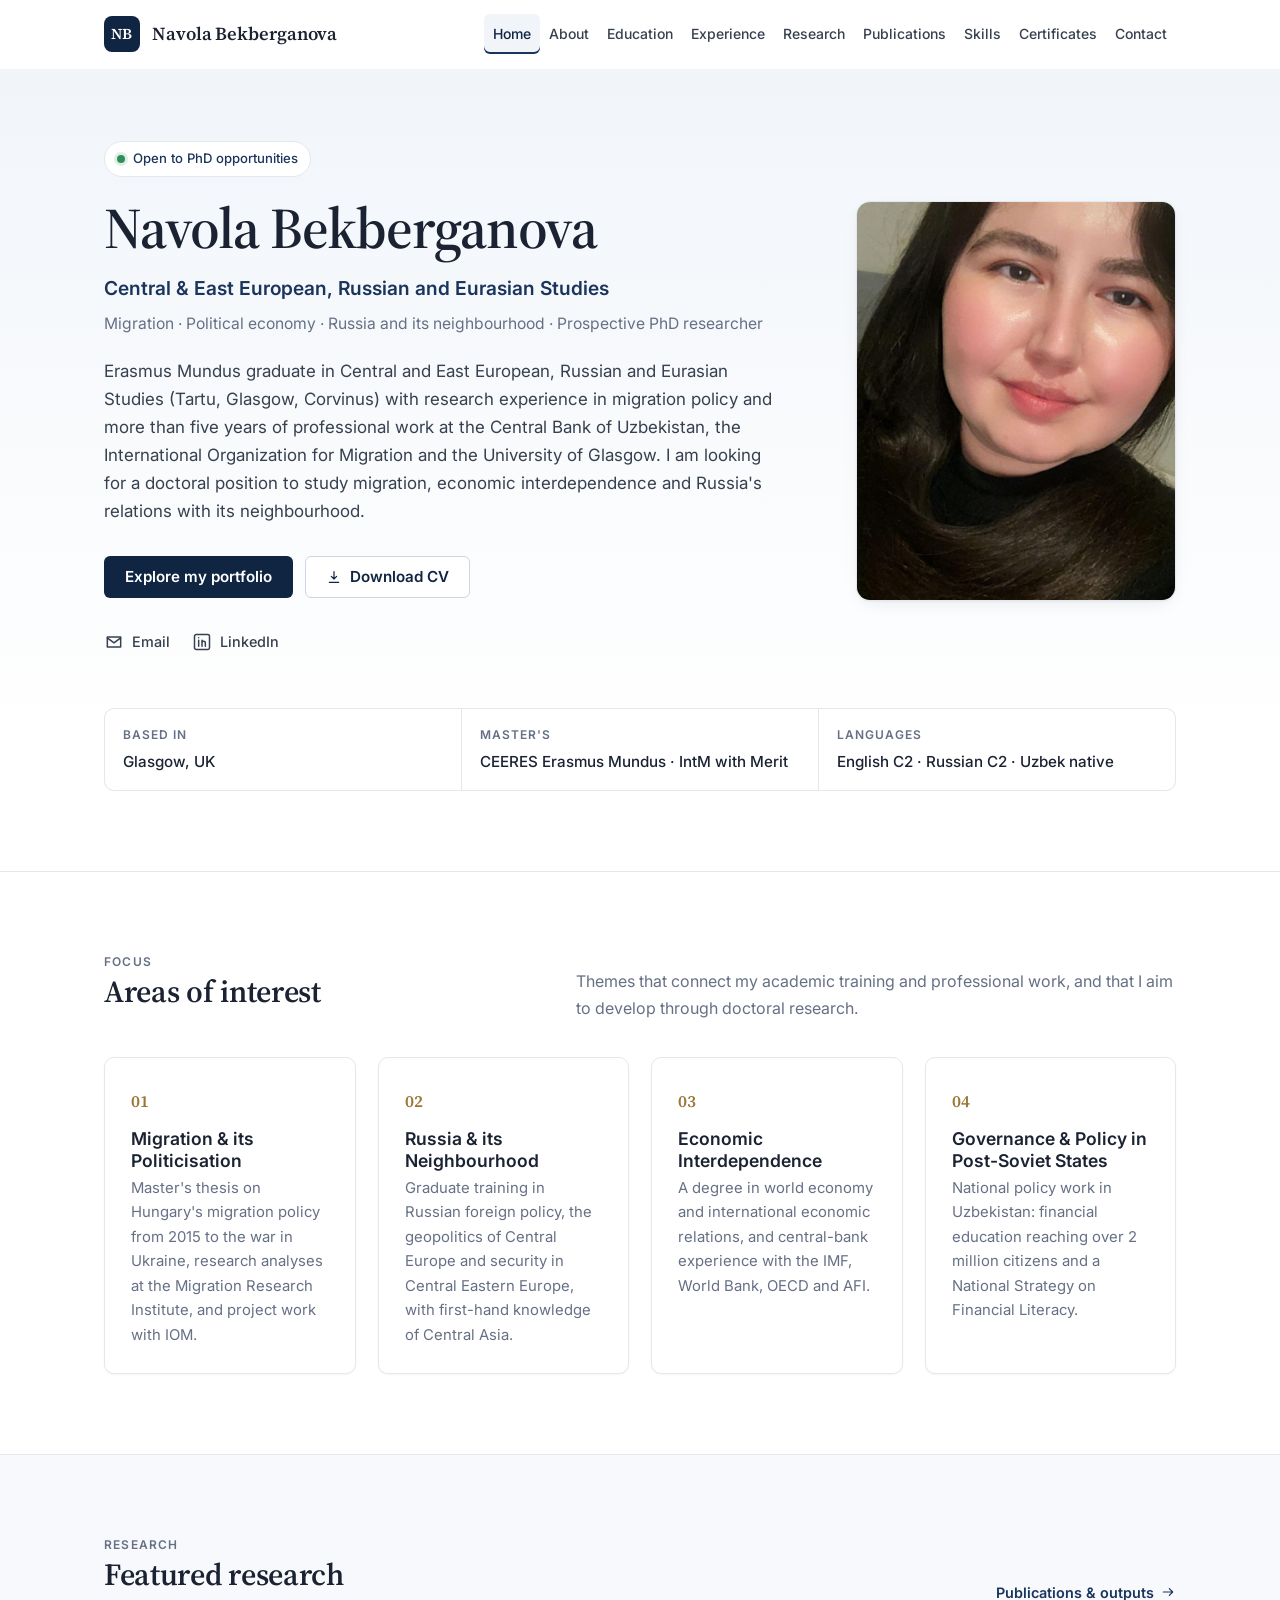
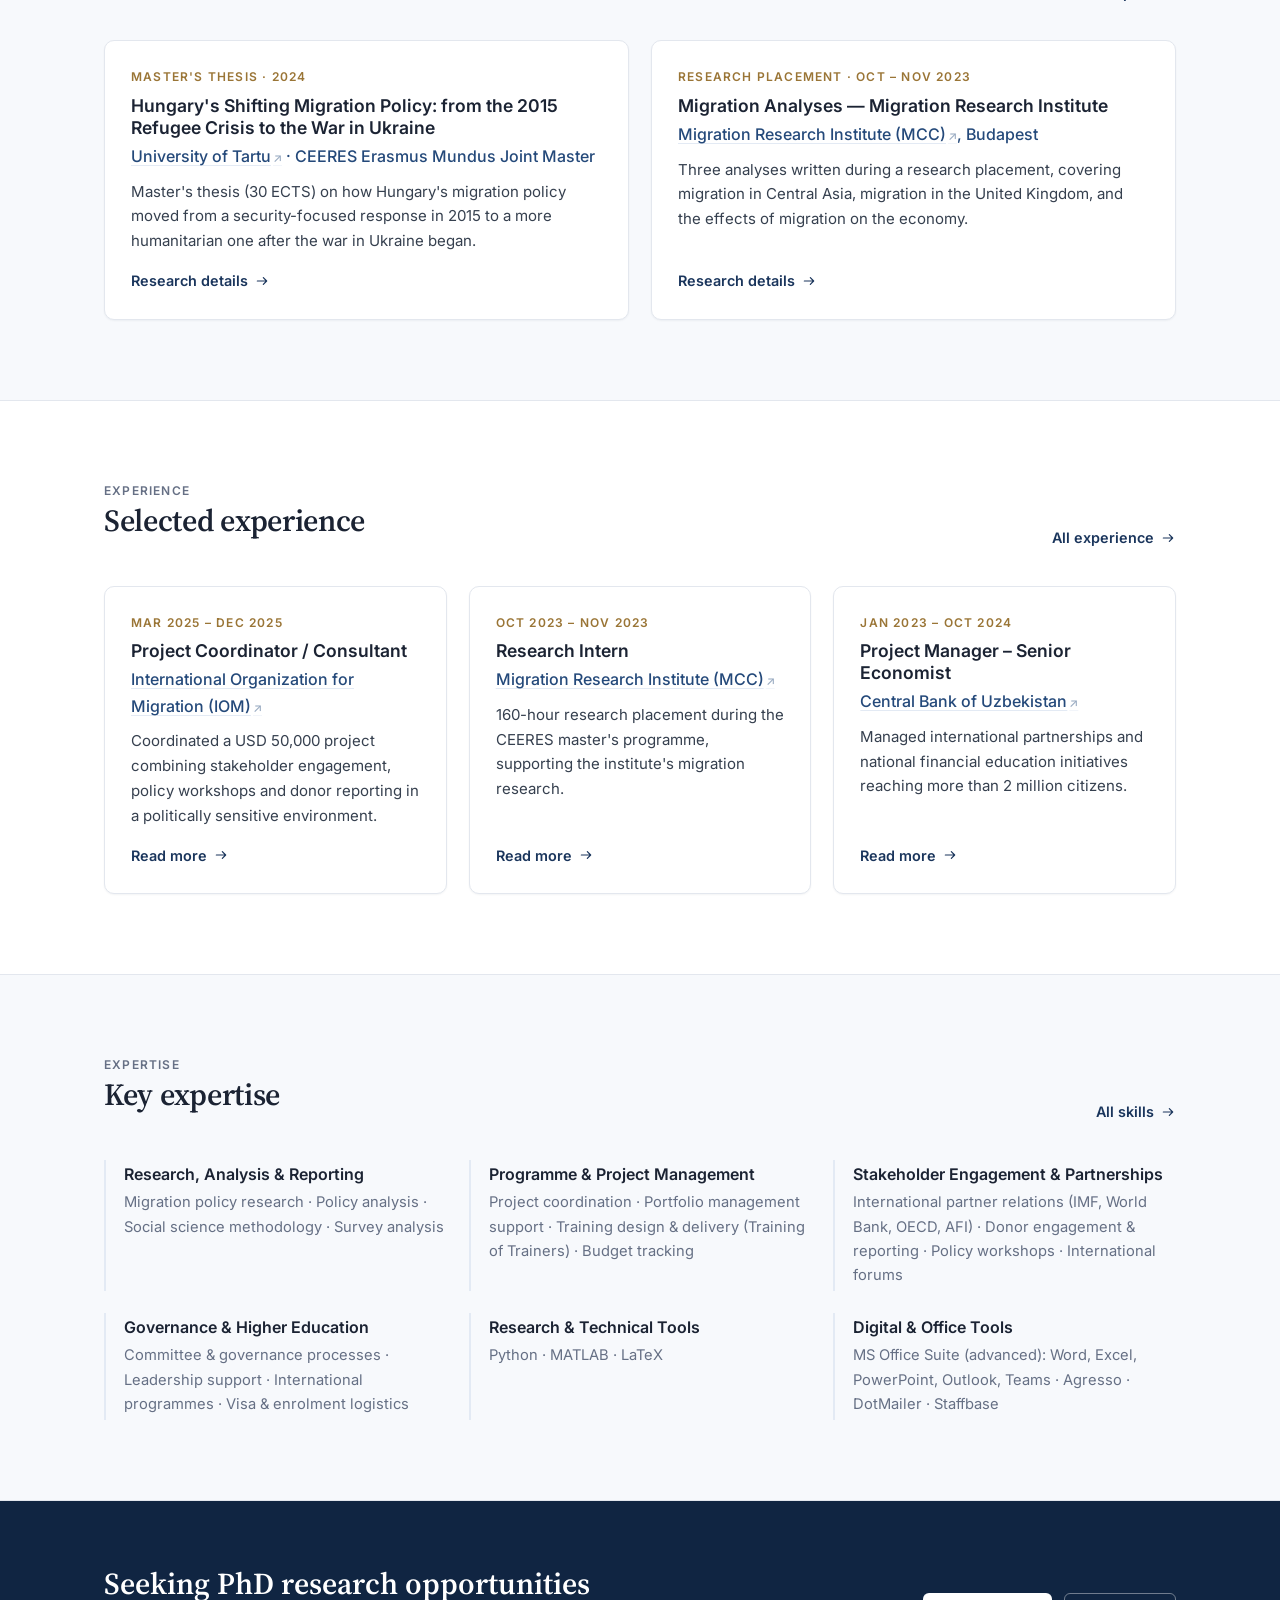
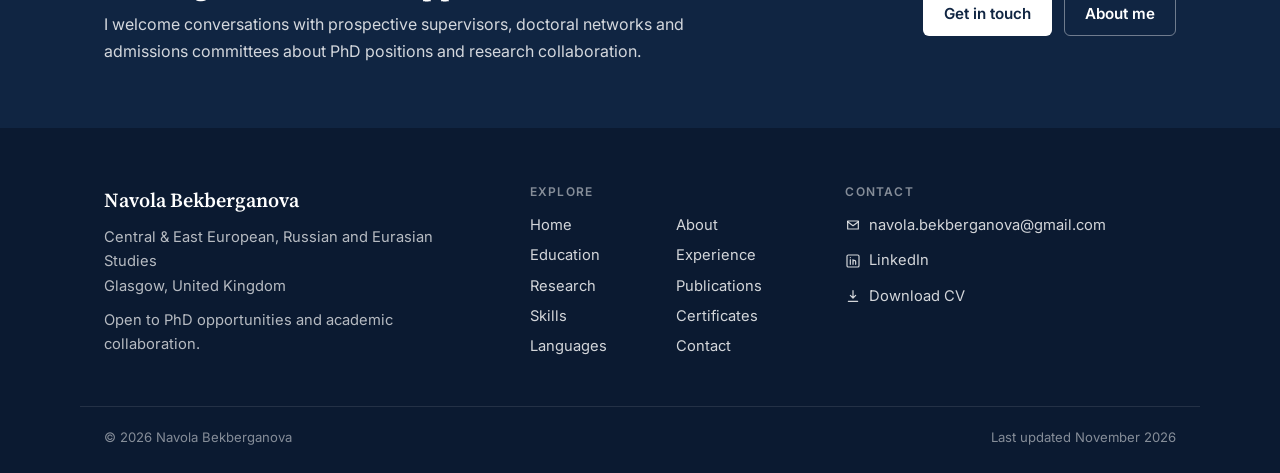
<file: index.html>
<!doctype html>
<html lang="en">
<head>
  <meta charset="utf-8">
  <meta name="viewport" content="width=device-width, initial-scale=1">
  <title>Navola Bekberganova — Academic & Professional Portfolio</title>
  <meta name="description" content="Navola Bekberganova: Erasmus Mundus graduate in Central and East European, Russian and Eurasian Studies with research experience in migration policy and professional experience at the Central Bank of Uzbekistan, IOM and the University of Glasgow. Seeking a PhD position.">
  <meta name="author" content="Navola Bekberganova">
  <meta property="og:type" content="website">
  <meta property="og:title" content="Navola Bekberganova — Academic & Professional Portfolio">
  <meta property="og:description" content="Research on migration, political economy and Russia and its neighbourhood. CEERES Erasmus Mundus graduate seeking a PhD position.">
  <!-- After deploying, add an absolute image URL: <meta property="og:image" content="https://your-domain/assets/images/og-image.jpg"> -->
  <meta name="twitter:card" content="summary">
  <meta name="theme-color" content="#102542">
  <link rel="icon" href="assets/icons/favicon.svg" type="image/svg+xml">
  <link rel="apple-touch-icon" href="assets/icons/apple-touch-icon.png">
  <link rel="preconnect" href="https://fonts.googleapis.com">
  <link rel="preconnect" href="https://fonts.gstatic.com" crossorigin>
  <link rel="stylesheet" href="https://fonts.googleapis.com/css2?family=Inter:wght@400;500;600&family=Source+Serif+4:opsz,wght@8..60,500;8..60,600&display=swap">
  <link rel="stylesheet" href="assets/css/style.css">
  <link rel="stylesheet" href="assets/css/responsive.css">
  <script src="assets/js/data.js" defer></script>
  <script src="assets/js/main.js" defer></script>
</head>
<body data-page="home">
  <a class="skip-link" href="#main">Skip to main content</a>
  <header class="site-header" id="site-header">
    <noscript><nav class="noscript-nav" aria-label="Primary"><a href="index.html">Home</a><a href="about.html">About</a><a href="education.html">Education</a><a href="experience.html">Experience</a><a href="projects.html">Projects</a><a href="skills.html">Skills</a><a href="certificates.html">Certificates</a><a href="languages.html">Languages</a><a href="publications.html">Publications</a><a href="contact.html">Contact</a></nav></noscript>
  </header>

  <main id="main">
    <section class="hero" aria-labelledby="hero-name">
      <div class="container hero__grid">
        <div>
          <p class="hero__badge">Open to PhD opportunities</p>
          <h1 id="hero-name" data-bind="profile.name">Navola Bekberganova</h1>
          <p class="hero__headline" data-bind="profile.headline">Central &amp; East European, Russian and Eurasian Studies</p>
          <p class="hero__sub" data-bind="profile.subheadline"></p>
          <p class="hero__intro" data-bind="profile.intro"></p>
          <div class="btn-row">
            <a class="btn btn--primary" href="experience.html">Explore my portfolio</a>
            <a class="btn btn--secondary" href="assets/documents/cv/Navola_Bekberganova_CV.pdf" data-href="profile.cv" download>
              <svg class="icon icon--sm" viewBox="0 0 24 24" fill="none" stroke="currentColor" stroke-width="1.8" stroke-linecap="round" stroke-linejoin="round" aria-hidden="true"><path d="M12 4v11m0 0-4-4m4 4 4-4M5 20h14"/></svg>
              Download CV
            </a>
          </div>
          <div class="hero__links" data-render="hero-links"></div>
        </div>
        <div class="hero__portrait">
          <figure class="portrait" style="margin:0">
            <img src="assets/images/profile.jpg" data-src="profile.photo" data-alt="profile.photoAlt" alt="Portrait of Navola Bekberganova" width="400" height="500">
          </figure>
        </div>
      </div>
      <div class="container" style="margin-top:48px" data-render="quick-facts"></div>
    </section>

    <section class="section" aria-labelledby="interests-title">
      <div class="container">
        <div class="section-head">
          <div>
            <p class="eyebrow">Focus</p>
            <h2 class="section-title" id="interests-title">Areas of interest</h2>
          </div>
          <p>Themes that connect my academic training and professional work, and that I aim to develop through doctoral research.</p>
        </div>
        <div data-render="interests"></div>
      </div>
    </section>

    <section class="section section--soft" aria-labelledby="research-title">
      <div class="container">
        <div class="section-head">
          <div>
            <p class="eyebrow">Research</p>
            <h2 class="section-title" id="research-title">Featured research</h2>
          </div>
          <a class="text-link" href="publications.html">Publications &amp; outputs
            <svg class="icon icon--sm" viewBox="0 0 24 24" fill="none" stroke="currentColor" stroke-width="1.8" stroke-linecap="round" stroke-linejoin="round" aria-hidden="true"><path d="M5 12h14m-5-5 5 5-5 5"/></svg>
          </a>
        </div>
        <div data-render="featured-research"></div>
      </div>
    </section>

    <section class="section" aria-labelledby="highlights-title">
      <div class="container">
        <div class="section-head">
          <div>
            <p class="eyebrow">Experience</p>
            <h2 class="section-title" id="highlights-title">Selected experience</h2>
          </div>
          <a class="text-link" href="experience.html">All experience
            <svg class="icon icon--sm" viewBox="0 0 24 24" fill="none" stroke="currentColor" stroke-width="1.8" stroke-linecap="round" stroke-linejoin="round" aria-hidden="true"><path d="M5 12h14m-5-5 5 5-5 5"/></svg>
          </a>
        </div>
        <div data-render="highlights"></div>
      </div>
    </section>

    <section class="section section--soft" aria-labelledby="expertise-title">
      <div class="container">
        <div class="section-head">
          <div>
            <p class="eyebrow">Expertise</p>
            <h2 class="section-title" id="expertise-title">Key expertise</h2>
          </div>
          <a class="text-link" href="skills.html">All skills
            <svg class="icon icon--sm" viewBox="0 0 24 24" fill="none" stroke="currentColor" stroke-width="1.8" stroke-linecap="round" stroke-linejoin="round" aria-hidden="true"><path d="M5 12h14m-5-5 5 5-5 5"/></svg>
          </a>
        </div>
        <div data-render="expertise-summary"></div>
      </div>
    </section>

    <section class="cta-band" aria-labelledby="cta-title">
      <div class="container cta-band__inner">
        <div>
          <h2 id="cta-title">Seeking PhD research opportunities</h2>
          <p>I welcome conversations with prospective supervisors, doctoral networks and admissions committees about PhD positions and research collaboration.</p>
        </div>
        <div class="btn-row">
          <a class="btn btn--light" href="contact.html">Get in touch</a>
          <a class="btn btn--outline-light" href="about.html">About me</a>
        </div>
      </div>
    </section>
  </main>

  <footer class="site-footer" id="site-footer"></footer>
</body>
</html>
</file>
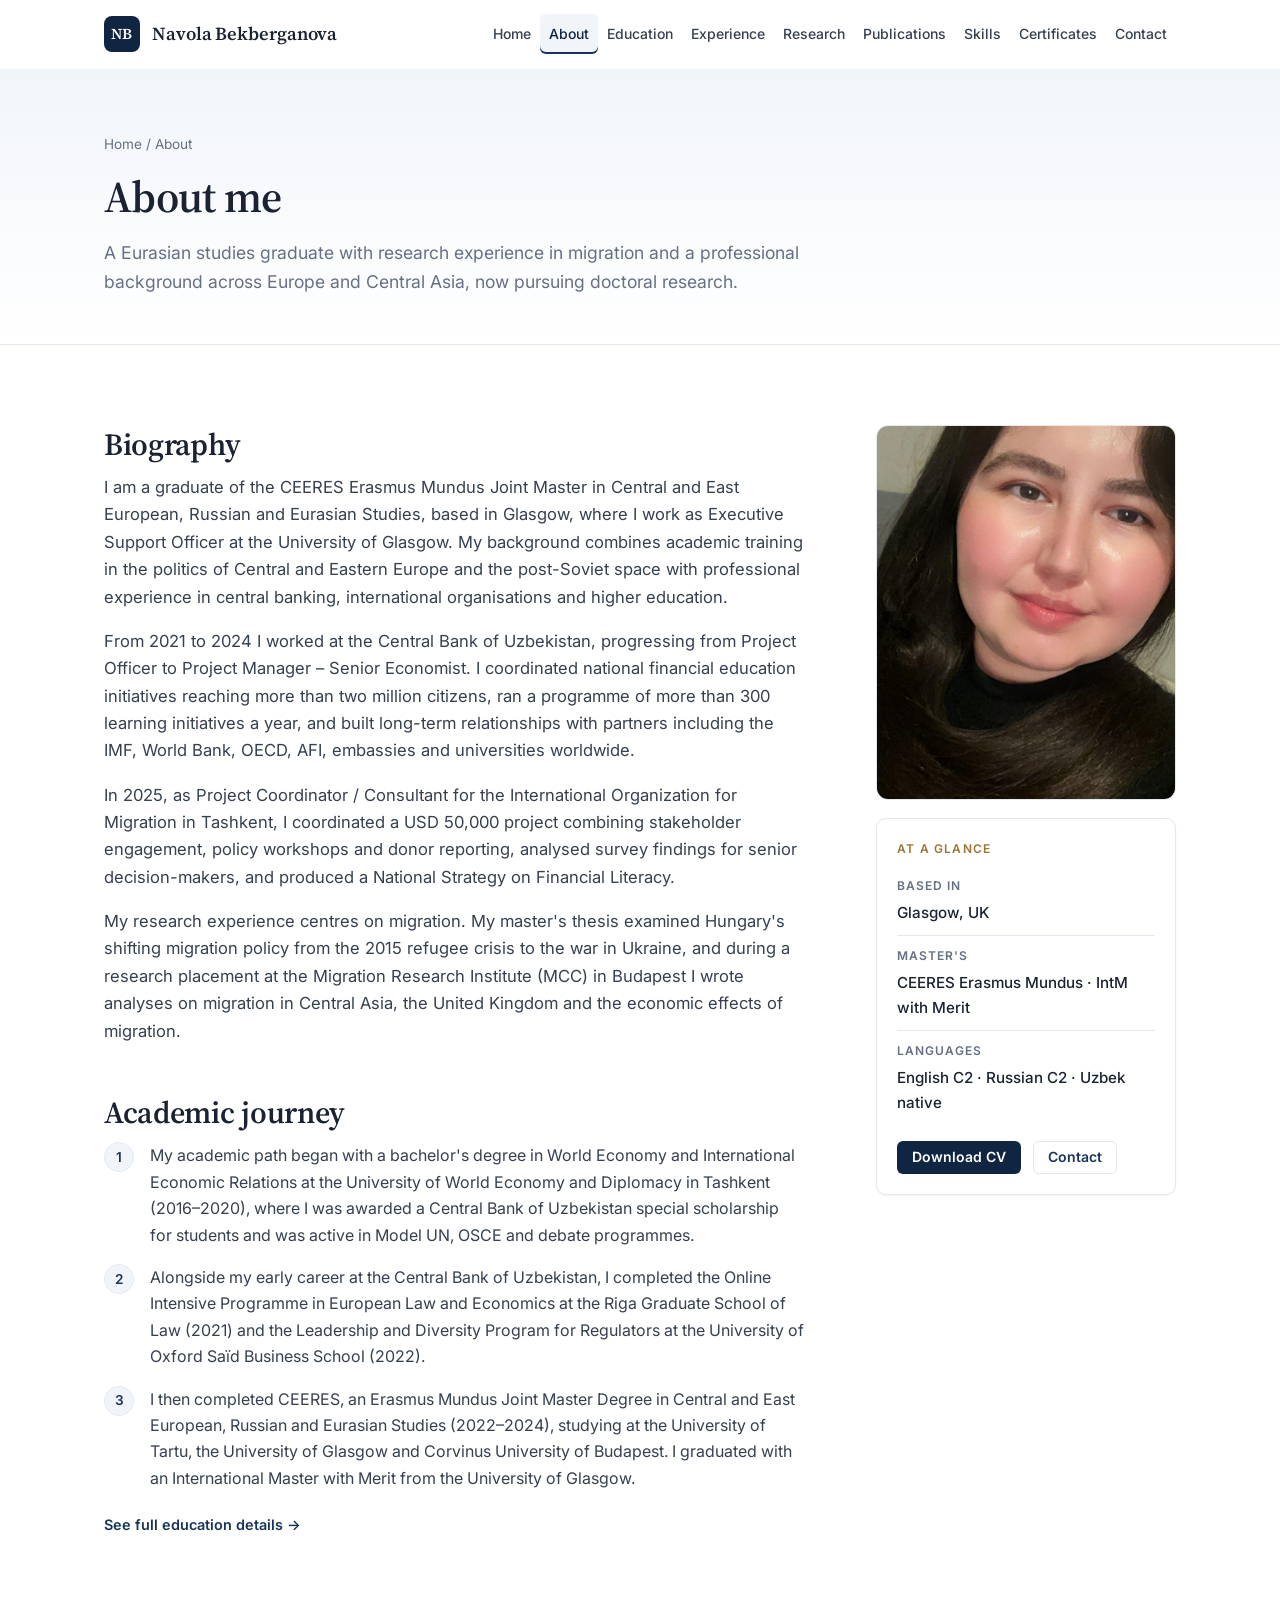
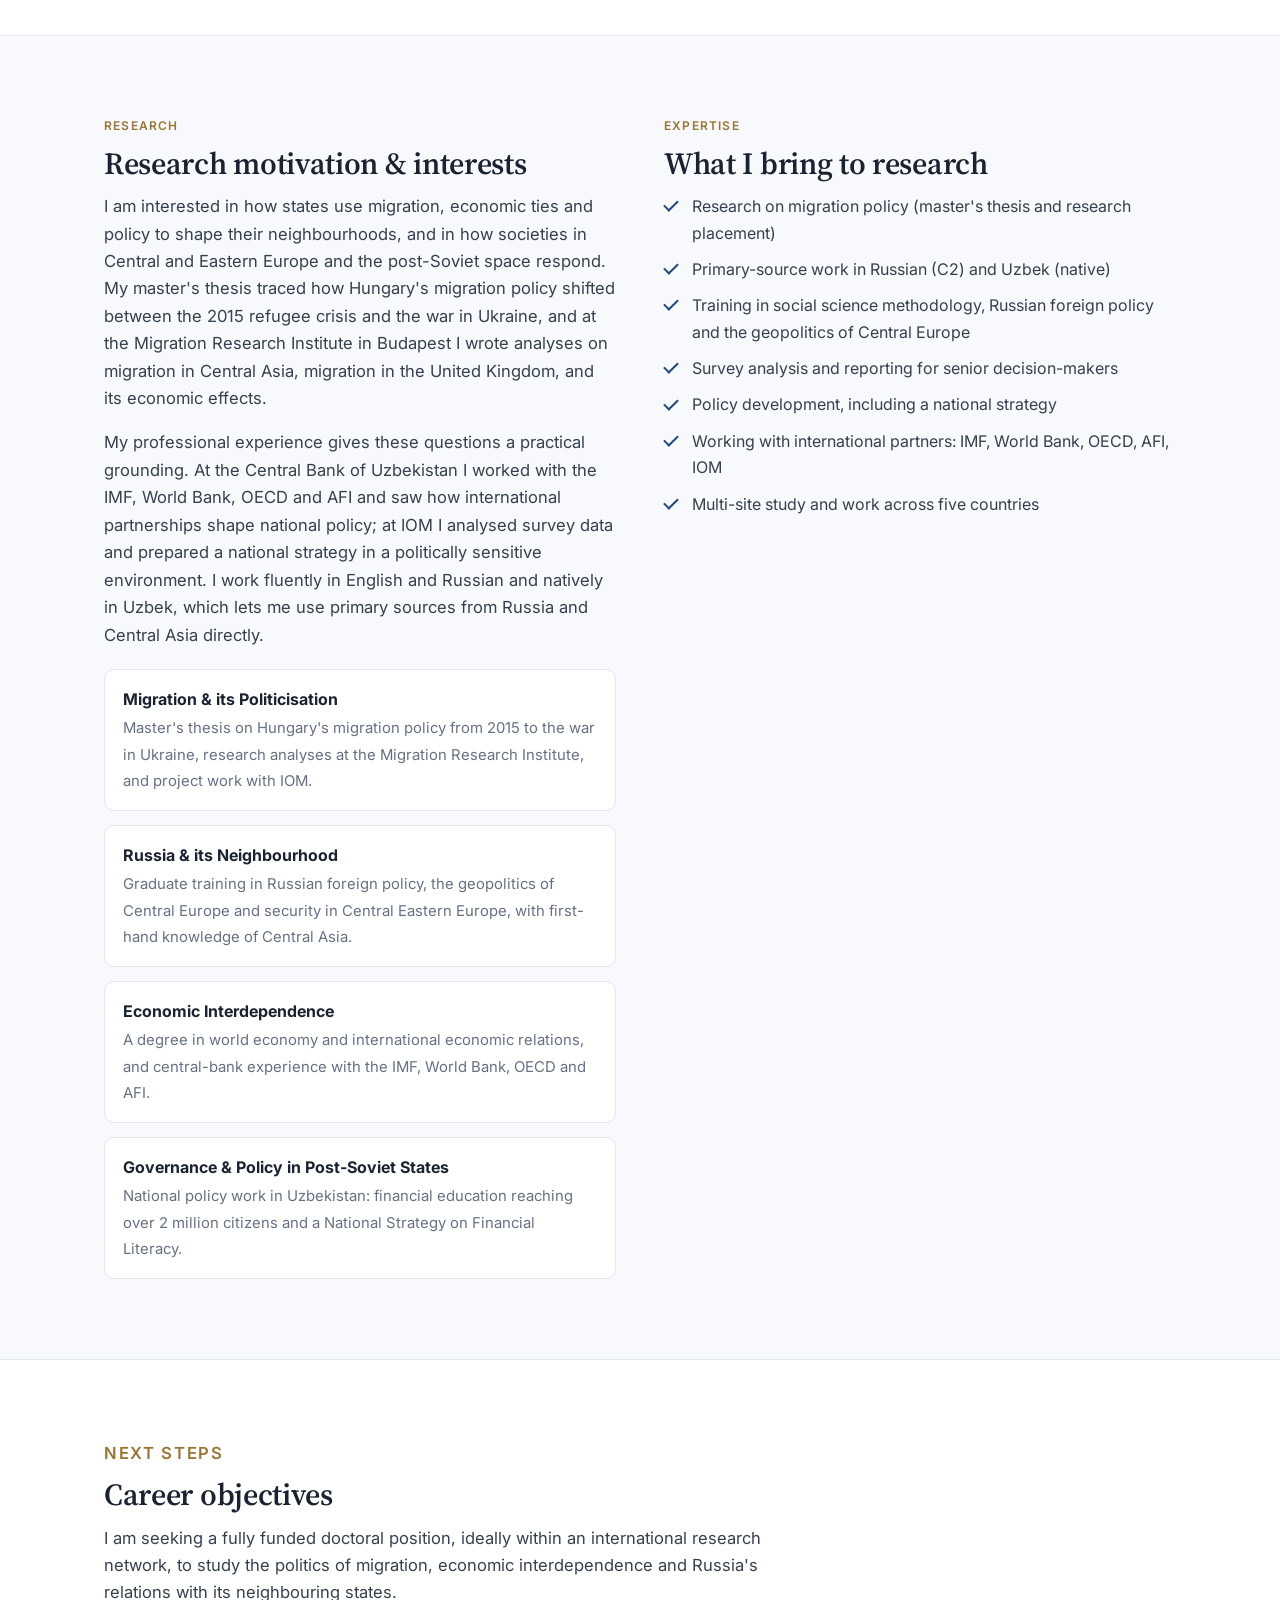
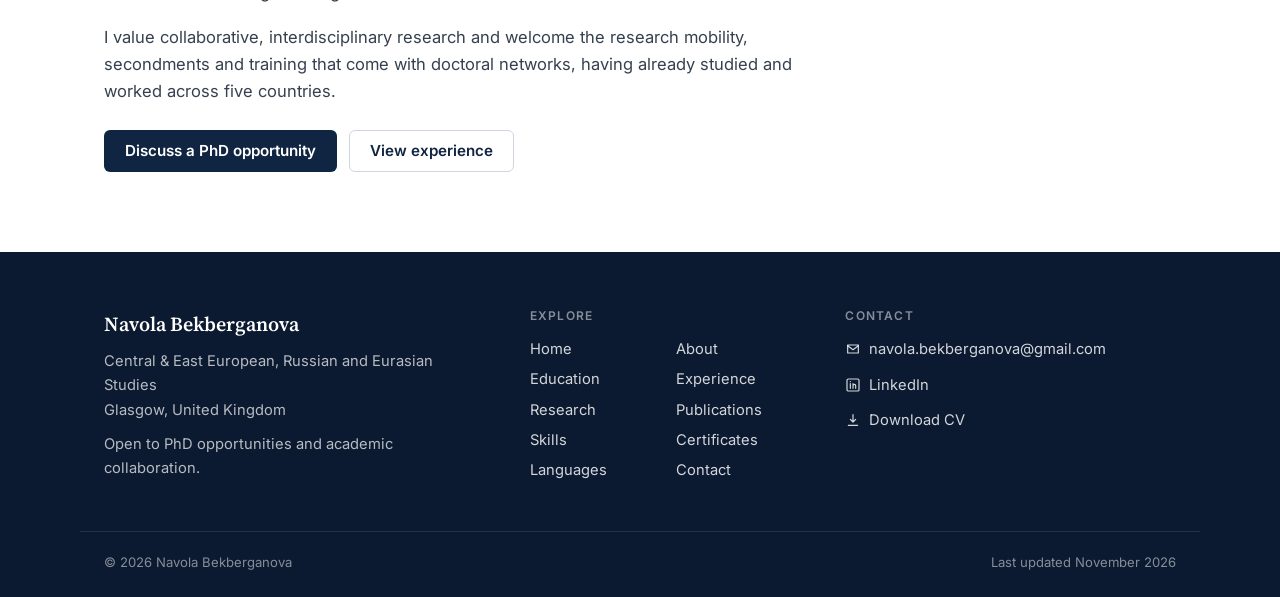
<file: about.html>
<!doctype html>
<html lang="en">
<head>
  <meta charset="utf-8">
  <meta name="viewport" content="width=device-width, initial-scale=1">
  <title>About — Navola Bekberganova</title>
  <meta name="description" content="About Navola Bekberganova: biography, academic journey, research motivation and PhD objectives.">
  <meta name="author" content="Navola Bekberganova">
  <meta property="og:type" content="website">
  <meta property="og:title" content="About — Navola Bekberganova">
  <meta property="og:description" content="About Navola Bekberganova: biography, academic journey, research motivation and PhD objectives.">
  <meta name="twitter:card" content="summary">
  <meta name="theme-color" content="#102542">
  <link rel="icon" href="assets/icons/favicon.svg" type="image/svg+xml">
  <link rel="apple-touch-icon" href="assets/icons/apple-touch-icon.png">
  <link rel="preconnect" href="https://fonts.googleapis.com">
  <link rel="preconnect" href="https://fonts.gstatic.com" crossorigin>
  <link rel="stylesheet" href="https://fonts.googleapis.com/css2?family=Inter:wght@400;500;600&family=Source+Serif+4:opsz,wght@8..60,500;8..60,600&display=swap">
  <link rel="stylesheet" href="assets/css/style.css">
  <link rel="stylesheet" href="assets/css/responsive.css">
  <script src="assets/js/data.js" defer></script>
  <script src="assets/js/main.js" defer></script>
</head>
<body data-page="about">
  <a class="skip-link" href="#main">Skip to main content</a>
  <header class="site-header" id="site-header">
    <noscript><nav class="noscript-nav" aria-label="Primary"><a href="index.html">Home</a><a href="about.html">About</a><a href="education.html">Education</a><a href="experience.html">Experience</a><a href="projects.html">Projects</a><a href="skills.html">Skills</a><a href="certificates.html">Certificates</a><a href="languages.html">Languages</a><a href="publications.html">Publications</a><a href="contact.html">Contact</a></nav></noscript>
  </header>

  <main id="main">
    <section class="page-hero">
      <div class="container">
        <p class="breadcrumb"><a href="index.html">Home</a> / About</p>
        <h1>About me</h1>
        <p class="lead">A Eurasian studies graduate with research experience in migration and a professional background across Europe and Central Asia, now pursuing doctoral research.</p>
      </div>
    </section>

    <section class="section" aria-labelledby="bio-title">
      <div class="container">
        <div class="about-grid">
          <div class="prose">
            <h2 class="section-title" id="bio-title">Biography</h2>
            <div data-render="about-bio"></div>

            <h2 class="section-title" style="margin-top:48px">Academic journey</h2>
            <div data-render="about-journey"></div>
            <p style="margin-top:20px"><a class="text-link" href="education.html">See full education details &rarr;</a></p>
          </div>
          <aside class="about-aside" aria-label="Profile summary">
            <img src="assets/images/profile.jpg" data-src="profile.photo" data-alt="profile.photoAlt" alt="Portrait of Navola Bekberganova" width="400" height="500" loading="lazy">
            <div class="card">
              <p class="eyebrow">At a glance</p>
              <div data-render="quick-facts"></div>
              <div class="btn-row" style="margin-top:16px">
                <a class="btn btn--primary btn--sm" href="assets/documents/cv/Navola_Bekberganova_CV.pdf" data-href="profile.cv" download>Download CV</a>
                <a class="btn btn--ghost btn--sm" href="contact.html">Contact</a>
              </div>
            </div>
          </aside>
        </div>
      </div>
    </section>
    <section class="section section--soft" aria-labelledby="motivation-title">
      <div class="container">
        <div class="two-col">
          <div>
            <p class="eyebrow">Research</p>
            <h2 class="section-title" id="motivation-title">Research motivation &amp; interests</h2>
            <div class="prose" data-render="about-motivation"></div>
            <div style="margin-top:20px" data-render="about-interests"></div>
          </div>
          <div>
            <p class="eyebrow">Expertise</p>
            <h2 class="section-title">What I bring to research</h2>
            <div data-render="about-strengths"></div>
          </div>
        </div>
      </div>
    </section>
    <section class="section" aria-labelledby="objectives-title">
      <div class="container">
        <div class="prose">
          <p class="eyebrow">Next steps</p>
          <h2 class="section-title" id="objectives-title">Career objectives</h2>
          <div data-render="about-objectives"></div>
          <div class="btn-row" style="margin-top:24px">
            <a class="btn btn--primary" href="contact.html">Discuss a PhD opportunity</a>
            <a class="btn btn--secondary" href="experience.html">View experience</a>
          </div>
        </div>
      </div>
    </section>
  </main>

  <footer class="site-footer" id="site-footer"></footer>
</body>
</html>
</file>
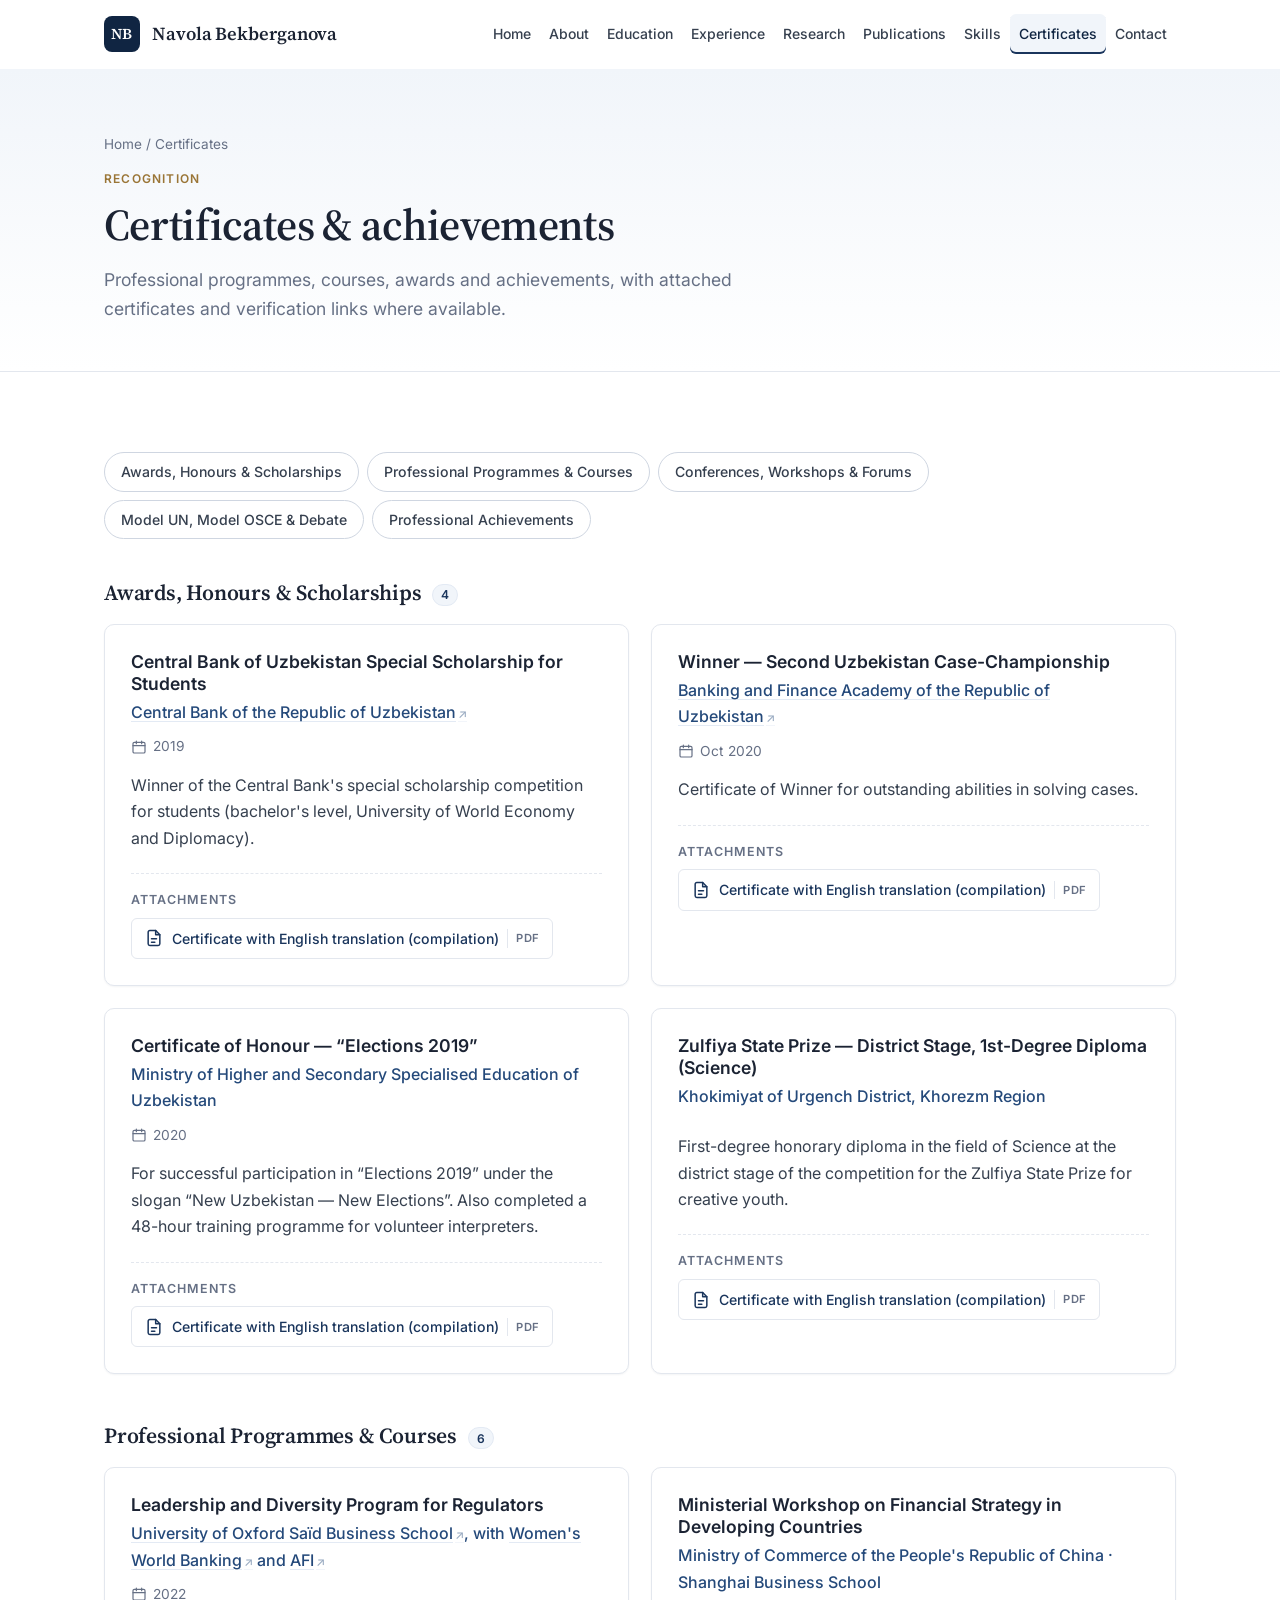
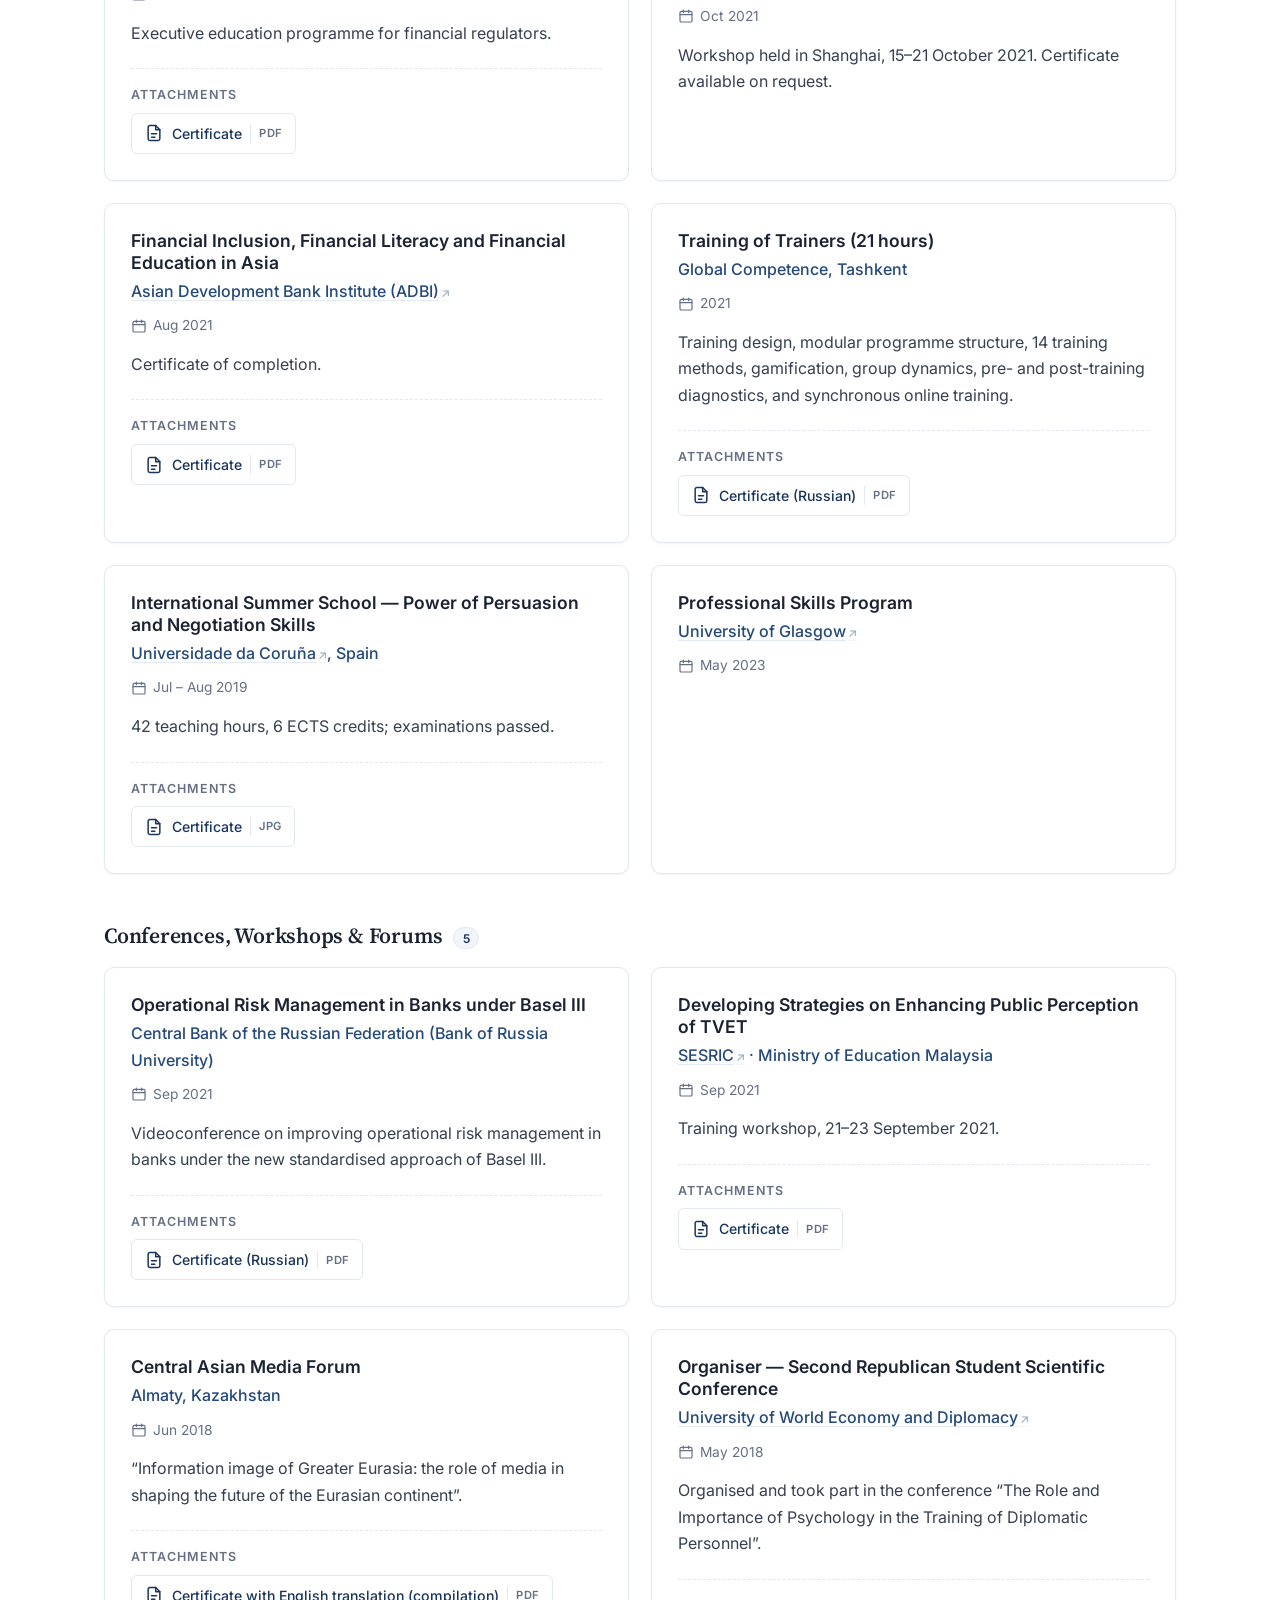
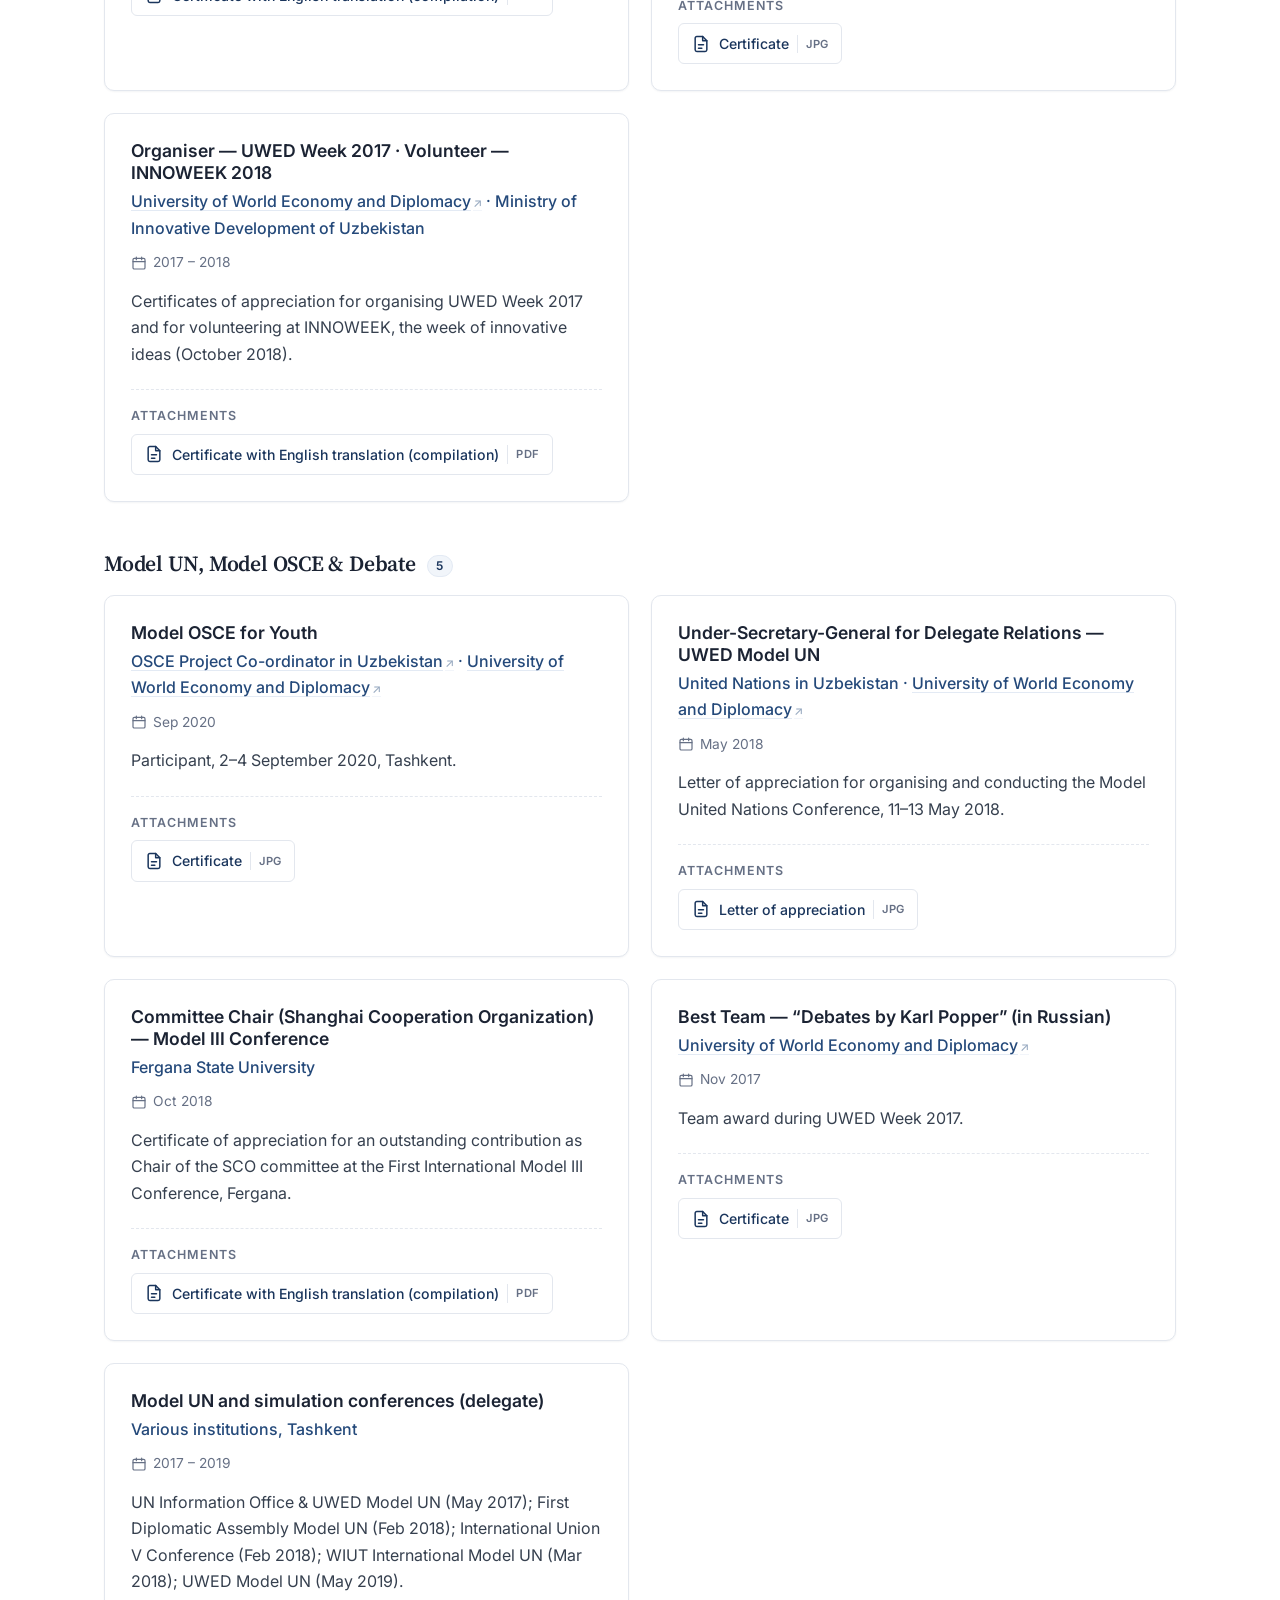
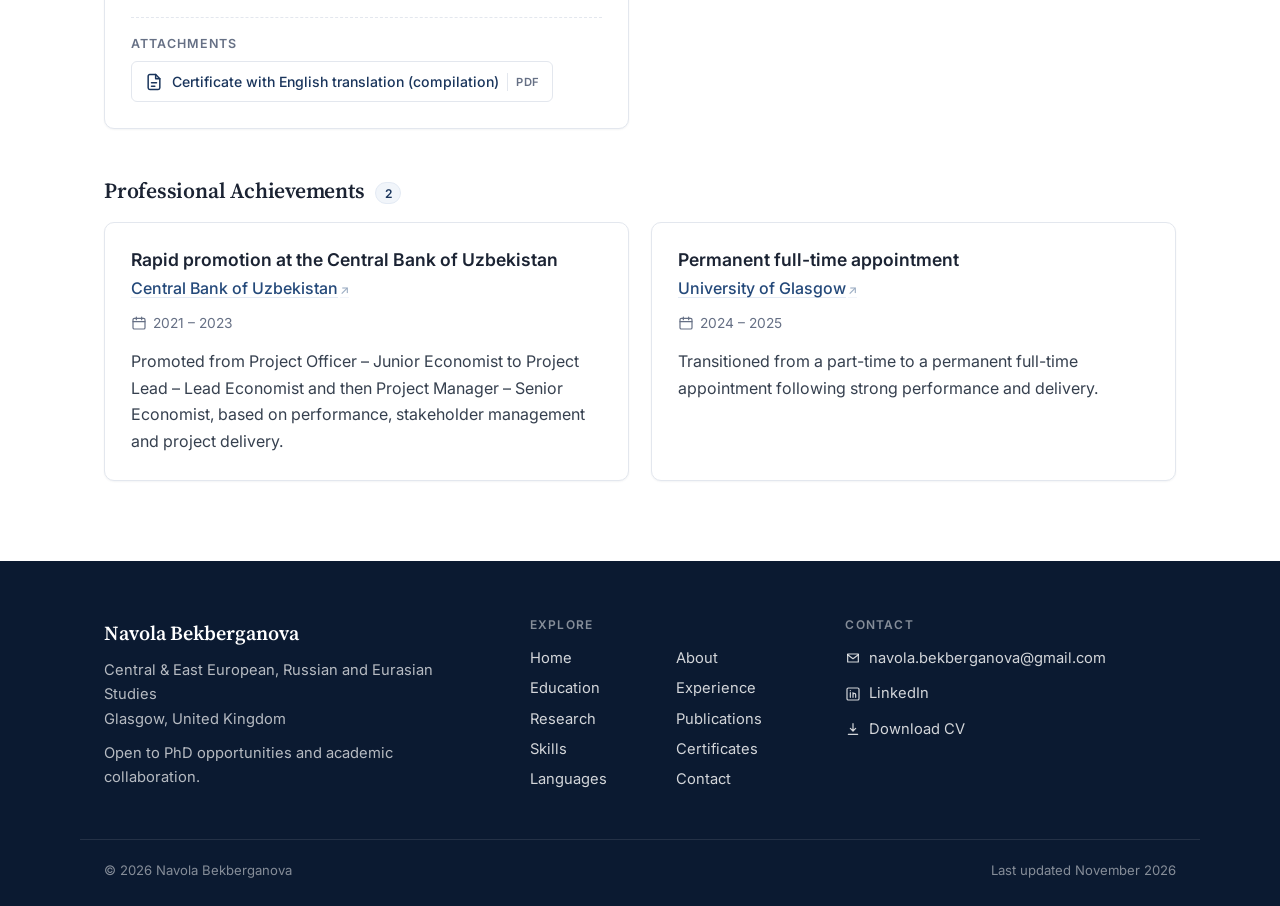
<file: certificates.html>
<!doctype html>
<html lang="en">
<head>
  <meta charset="utf-8">
  <meta name="viewport" content="width=device-width, initial-scale=1">
  <title>Certificates — Navola Bekberganova</title>
  <meta name="description" content="Certificates, professional programmes and achievements of Navola Bekberganova.">
  <meta name="author" content="Navola Bekberganova">
  <meta property="og:type" content="website">
  <meta property="og:title" content="Certificates — Navola Bekberganova">
  <meta property="og:description" content="Certificates, professional programmes and achievements of Navola Bekberganova.">
  <meta name="twitter:card" content="summary">
  <meta name="theme-color" content="#102542">
  <link rel="icon" href="assets/icons/favicon.svg" type="image/svg+xml">
  <link rel="apple-touch-icon" href="assets/icons/apple-touch-icon.png">
  <link rel="preconnect" href="https://fonts.googleapis.com">
  <link rel="preconnect" href="https://fonts.gstatic.com" crossorigin>
  <link rel="stylesheet" href="https://fonts.googleapis.com/css2?family=Inter:wght@400;500;600&family=Source+Serif+4:opsz,wght@8..60,500;8..60,600&display=swap">
  <link rel="stylesheet" href="assets/css/style.css">
  <link rel="stylesheet" href="assets/css/responsive.css">
  <script src="assets/js/data.js" defer></script>
  <script src="assets/js/main.js" defer></script>
</head>
<body data-page="certificates">
  <a class="skip-link" href="#main">Skip to main content</a>
  <header class="site-header" id="site-header">
    <noscript><nav class="noscript-nav" aria-label="Primary"><a href="index.html">Home</a><a href="about.html">About</a><a href="education.html">Education</a><a href="experience.html">Experience</a><a href="projects.html">Projects</a><a href="skills.html">Skills</a><a href="certificates.html">Certificates</a><a href="languages.html">Languages</a><a href="publications.html">Publications</a><a href="contact.html">Contact</a></nav></noscript>
  </header>

  <main id="main">
    <section class="page-hero">
      <div class="container">
        <p class="breadcrumb"><a href="index.html">Home</a> / Certificates</p>
        <p class="eyebrow">Recognition</p>
          <h1>Certificates &amp; achievements</h1>
        <p class="lead">Professional programmes, courses, awards and achievements, with attached certificates and verification links where available.</p>
      </div>
    </section>

    <section class="section">
      <div class="container">
        <div data-render="certificates"></div>
      </div>
    </section>
  </main>

  <footer class="site-footer" id="site-footer"></footer>
</body>
</html>
</file>
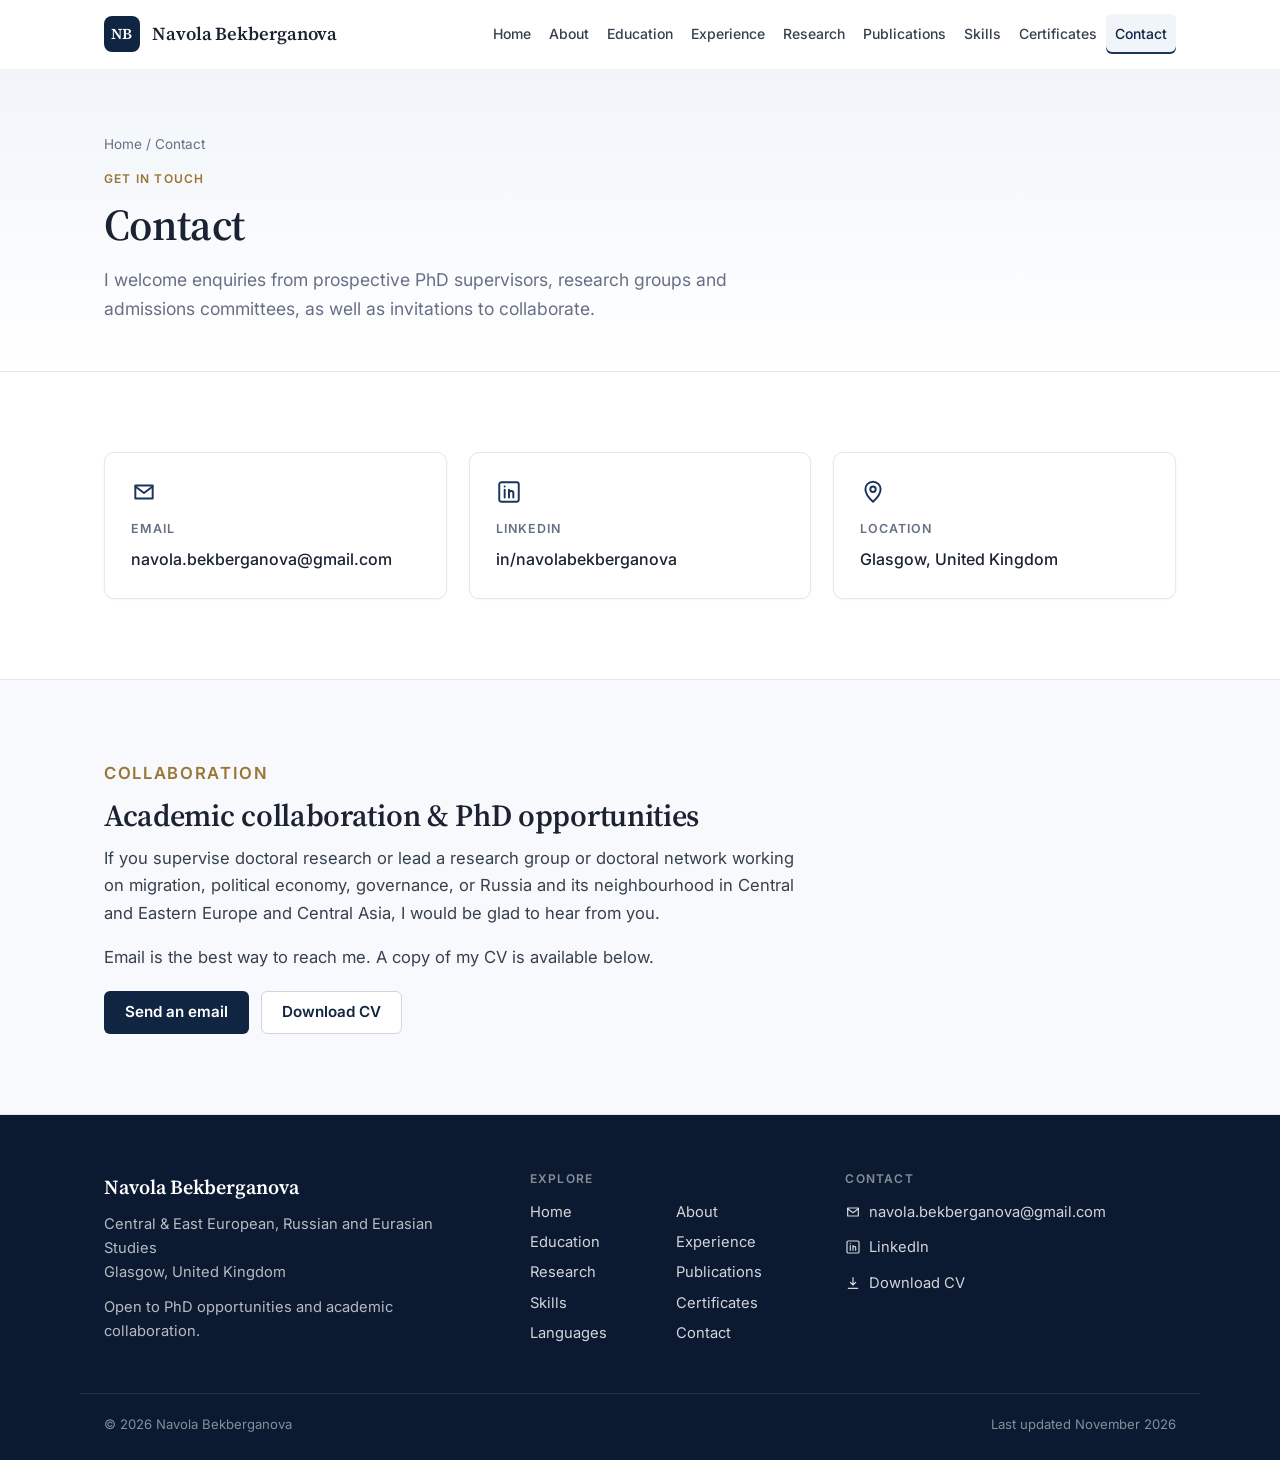
<file: contact.html>
<!doctype html>
<html lang="en">
<head>
  <meta charset="utf-8">
  <meta name="viewport" content="width=device-width, initial-scale=1">
  <title>Contact — Navola Bekberganova</title>
  <meta name="description" content="Contact Navola Bekberganova about PhD opportunities and academic collaboration.">
  <meta name="author" content="Navola Bekberganova">
  <meta property="og:type" content="website">
  <meta property="og:title" content="Contact — Navola Bekberganova">
  <meta property="og:description" content="Contact Navola Bekberganova about PhD opportunities and academic collaboration.">
  <meta name="twitter:card" content="summary">
  <meta name="theme-color" content="#102542">
  <link rel="icon" href="assets/icons/favicon.svg" type="image/svg+xml">
  <link rel="apple-touch-icon" href="assets/icons/apple-touch-icon.png">
  <link rel="preconnect" href="https://fonts.googleapis.com">
  <link rel="preconnect" href="https://fonts.gstatic.com" crossorigin>
  <link rel="stylesheet" href="https://fonts.googleapis.com/css2?family=Inter:wght@400;500;600&family=Source+Serif+4:opsz,wght@8..60,500;8..60,600&display=swap">
  <link rel="stylesheet" href="assets/css/style.css">
  <link rel="stylesheet" href="assets/css/responsive.css">
  <script src="assets/js/data.js" defer></script>
  <script src="assets/js/main.js" defer></script>
</head>
<body data-page="contact">
  <a class="skip-link" href="#main">Skip to main content</a>
  <header class="site-header" id="site-header">
    <noscript><nav class="noscript-nav" aria-label="Primary"><a href="index.html">Home</a><a href="about.html">About</a><a href="education.html">Education</a><a href="experience.html">Experience</a><a href="projects.html">Projects</a><a href="skills.html">Skills</a><a href="certificates.html">Certificates</a><a href="languages.html">Languages</a><a href="publications.html">Publications</a><a href="contact.html">Contact</a></nav></noscript>
  </header>

  <main id="main">
    <section class="page-hero">
      <div class="container">
        <p class="breadcrumb"><a href="index.html">Home</a> / Contact</p>
        <p class="eyebrow">Get in touch</p>
          <h1>Contact</h1>
        <p class="lead">I welcome enquiries from prospective PhD supervisors, research groups and admissions committees, as well as invitations to collaborate.</p>
      </div>
    </section>

    <section class="section">
      <div class="container">
        <div data-render="contact"></div>
      </div>
    </section>
    <section class="section section--soft" aria-labelledby="collab-title">
      <div class="container">
        <div class="prose">
          <p class="eyebrow">Collaboration</p>
          <h2 class="section-title" id="collab-title">Academic collaboration &amp; PhD opportunities</h2>
          <p>If you supervise doctoral research or lead a research group or doctoral network working on migration, political economy, governance, or Russia and its neighbourhood in Central and Eastern Europe and Central Asia, I would be glad to hear from you.</p>
          <p>Email is the best way to reach me. A copy of my CV is available below.</p>
          <div class="btn-row" style="margin-top:20px">
            <a class="btn btn--primary" href="mailto:navola.bekberganova@gmail.com" data-mailto>Send an email</a>
            <a class="btn btn--secondary" href="assets/documents/cv/Navola_Bekberganova_CV.pdf" data-href="profile.cv" download>Download CV</a>
          </div>
        </div>
      </div>
    </section>
  </main>

  <footer class="site-footer" id="site-footer"></footer>
</body>
</html>
</file>
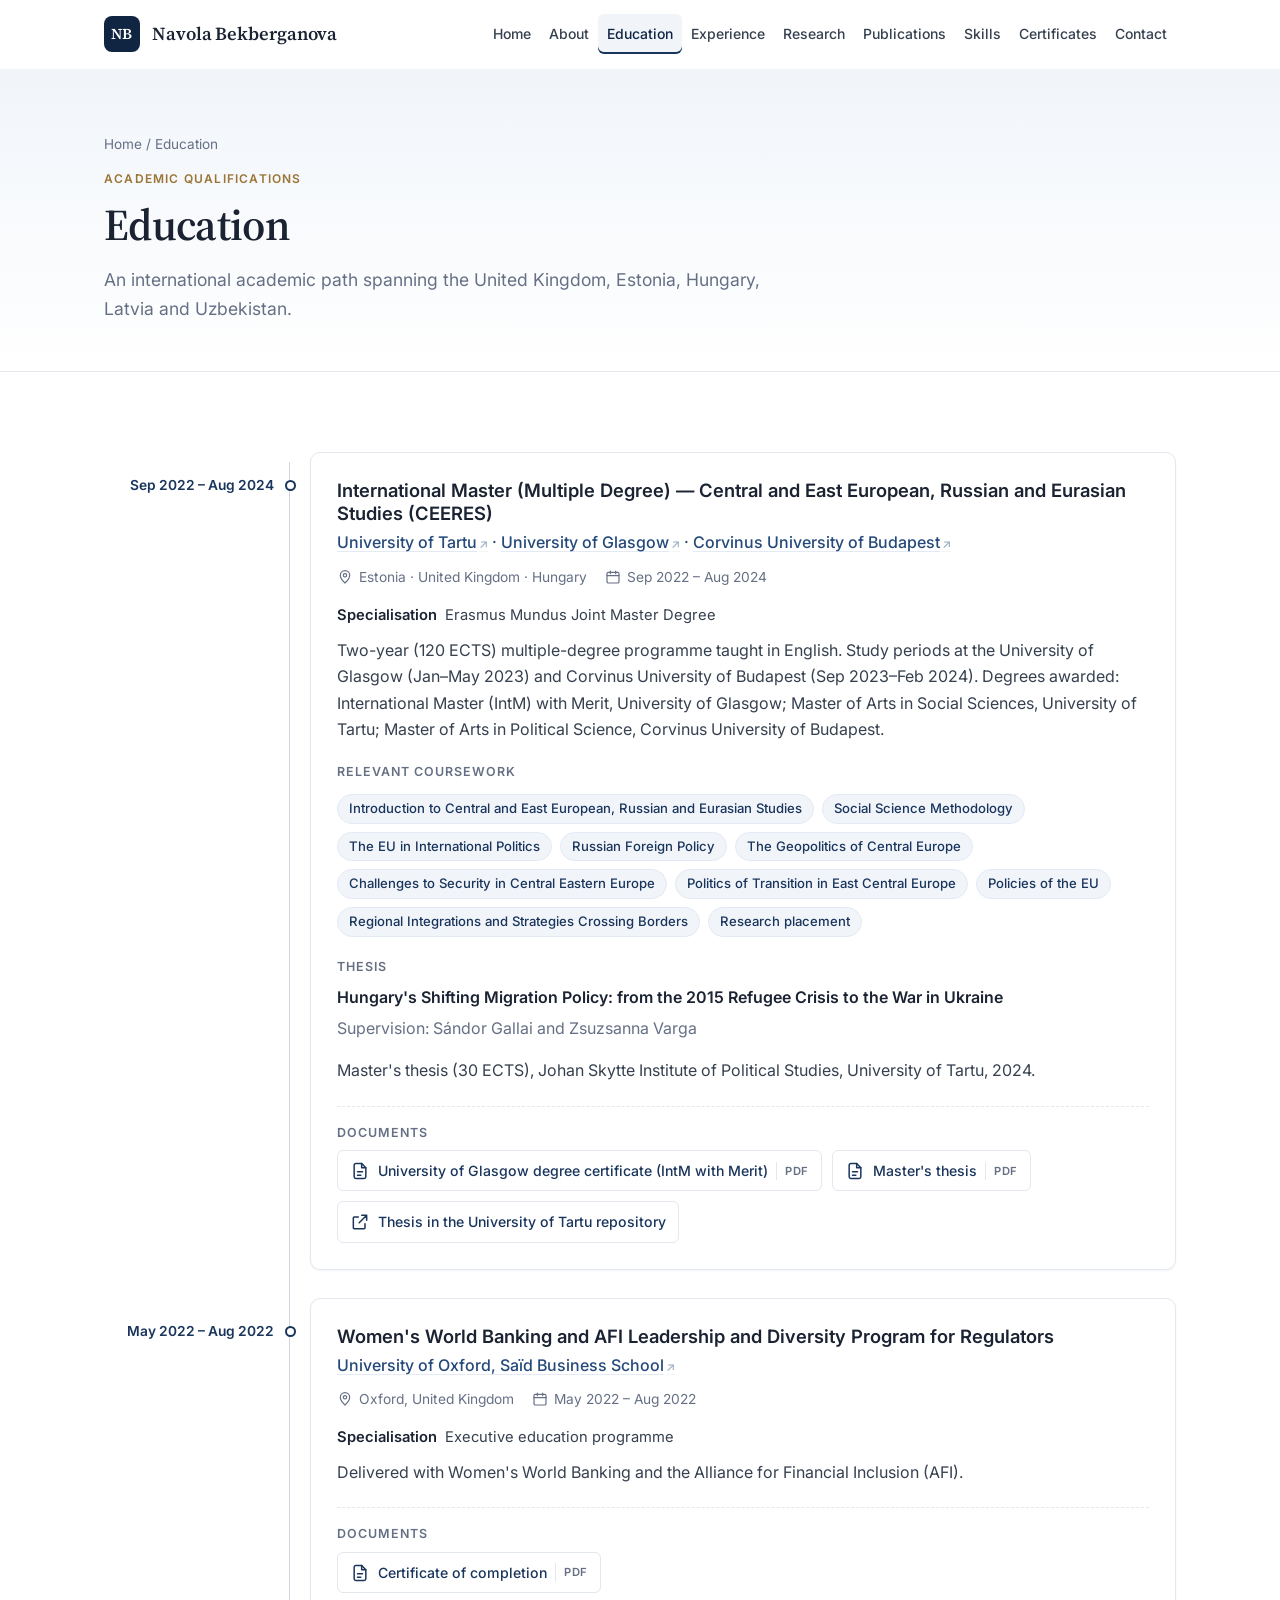
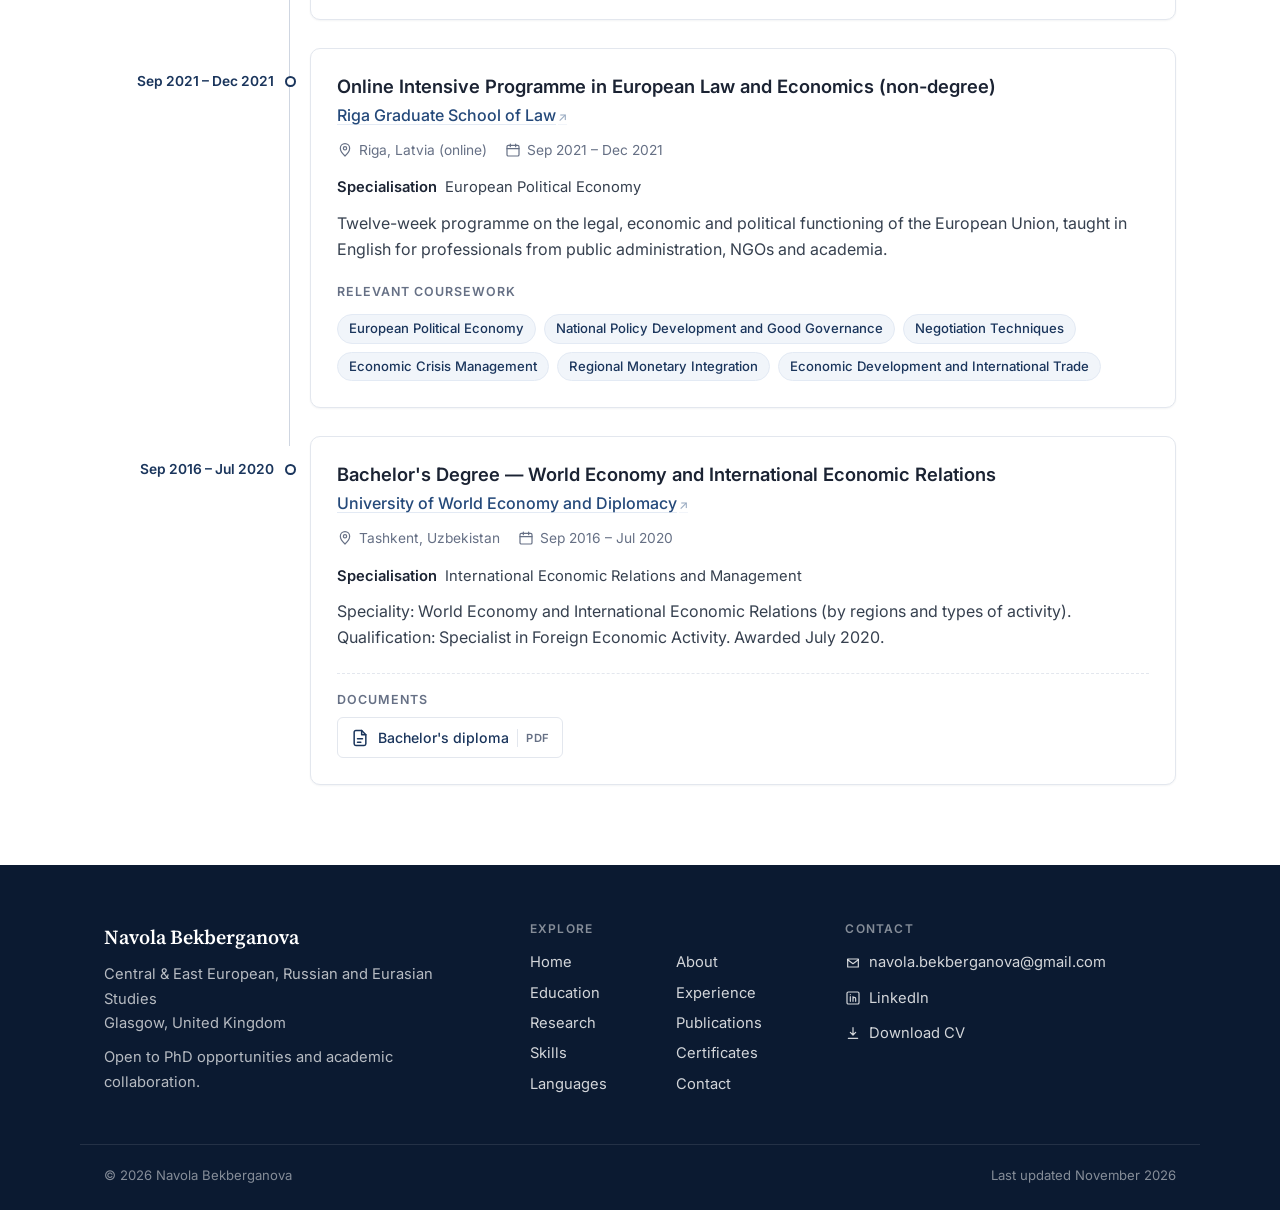
<file: education.html>
<!doctype html>
<html lang="en">
<head>
  <meta charset="utf-8">
  <meta name="viewport" content="width=device-width, initial-scale=1">
  <title>Education — Navola Bekberganova</title>
  <meta name="description" content="Education of Navola Bekberganova: International MSc in Central, East European, Russian and Eurasian Studies (Glasgow, Tartu, Corvinus), Oxford Saïd programme and BSc from the University of World Economy and Diplomacy.">
  <meta name="author" content="Navola Bekberganova">
  <meta property="og:type" content="website">
  <meta property="og:title" content="Education — Navola Bekberganova">
  <meta property="og:description" content="Education of Navola Bekberganova: International MSc in Central, East European, Russian and Eurasian Studies (Glasgow, Tartu, Corvinus), Oxford Saïd programme and BSc from the University of World Economy and Diplomacy.">
  <meta name="twitter:card" content="summary">
  <meta name="theme-color" content="#102542">
  <link rel="icon" href="assets/icons/favicon.svg" type="image/svg+xml">
  <link rel="apple-touch-icon" href="assets/icons/apple-touch-icon.png">
  <link rel="preconnect" href="https://fonts.googleapis.com">
  <link rel="preconnect" href="https://fonts.gstatic.com" crossorigin>
  <link rel="stylesheet" href="https://fonts.googleapis.com/css2?family=Inter:wght@400;500;600&family=Source+Serif+4:opsz,wght@8..60,500;8..60,600&display=swap">
  <link rel="stylesheet" href="assets/css/style.css">
  <link rel="stylesheet" href="assets/css/responsive.css">
  <script src="assets/js/data.js" defer></script>
  <script src="assets/js/main.js" defer></script>
</head>
<body data-page="education">
  <a class="skip-link" href="#main">Skip to main content</a>
  <header class="site-header" id="site-header">
    <noscript><nav class="noscript-nav" aria-label="Primary"><a href="index.html">Home</a><a href="about.html">About</a><a href="education.html">Education</a><a href="experience.html">Experience</a><a href="projects.html">Projects</a><a href="skills.html">Skills</a><a href="certificates.html">Certificates</a><a href="languages.html">Languages</a><a href="publications.html">Publications</a><a href="contact.html">Contact</a></nav></noscript>
  </header>

  <main id="main">
    <section class="page-hero">
      <div class="container">
        <p class="breadcrumb"><a href="index.html">Home</a> / Education</p>
        <p class="eyebrow">Academic qualifications</p>
          <h1>Education</h1>
        <p class="lead">An international academic path spanning the United Kingdom, Estonia, Hungary, Latvia and Uzbekistan.</p>
      </div>
    </section>

    <section class="section">
      <div class="container">
        <div data-render="education"></div>
      </div>
    </section>
  </main>

  <footer class="site-footer" id="site-footer"></footer>
</body>
</html>
</file>
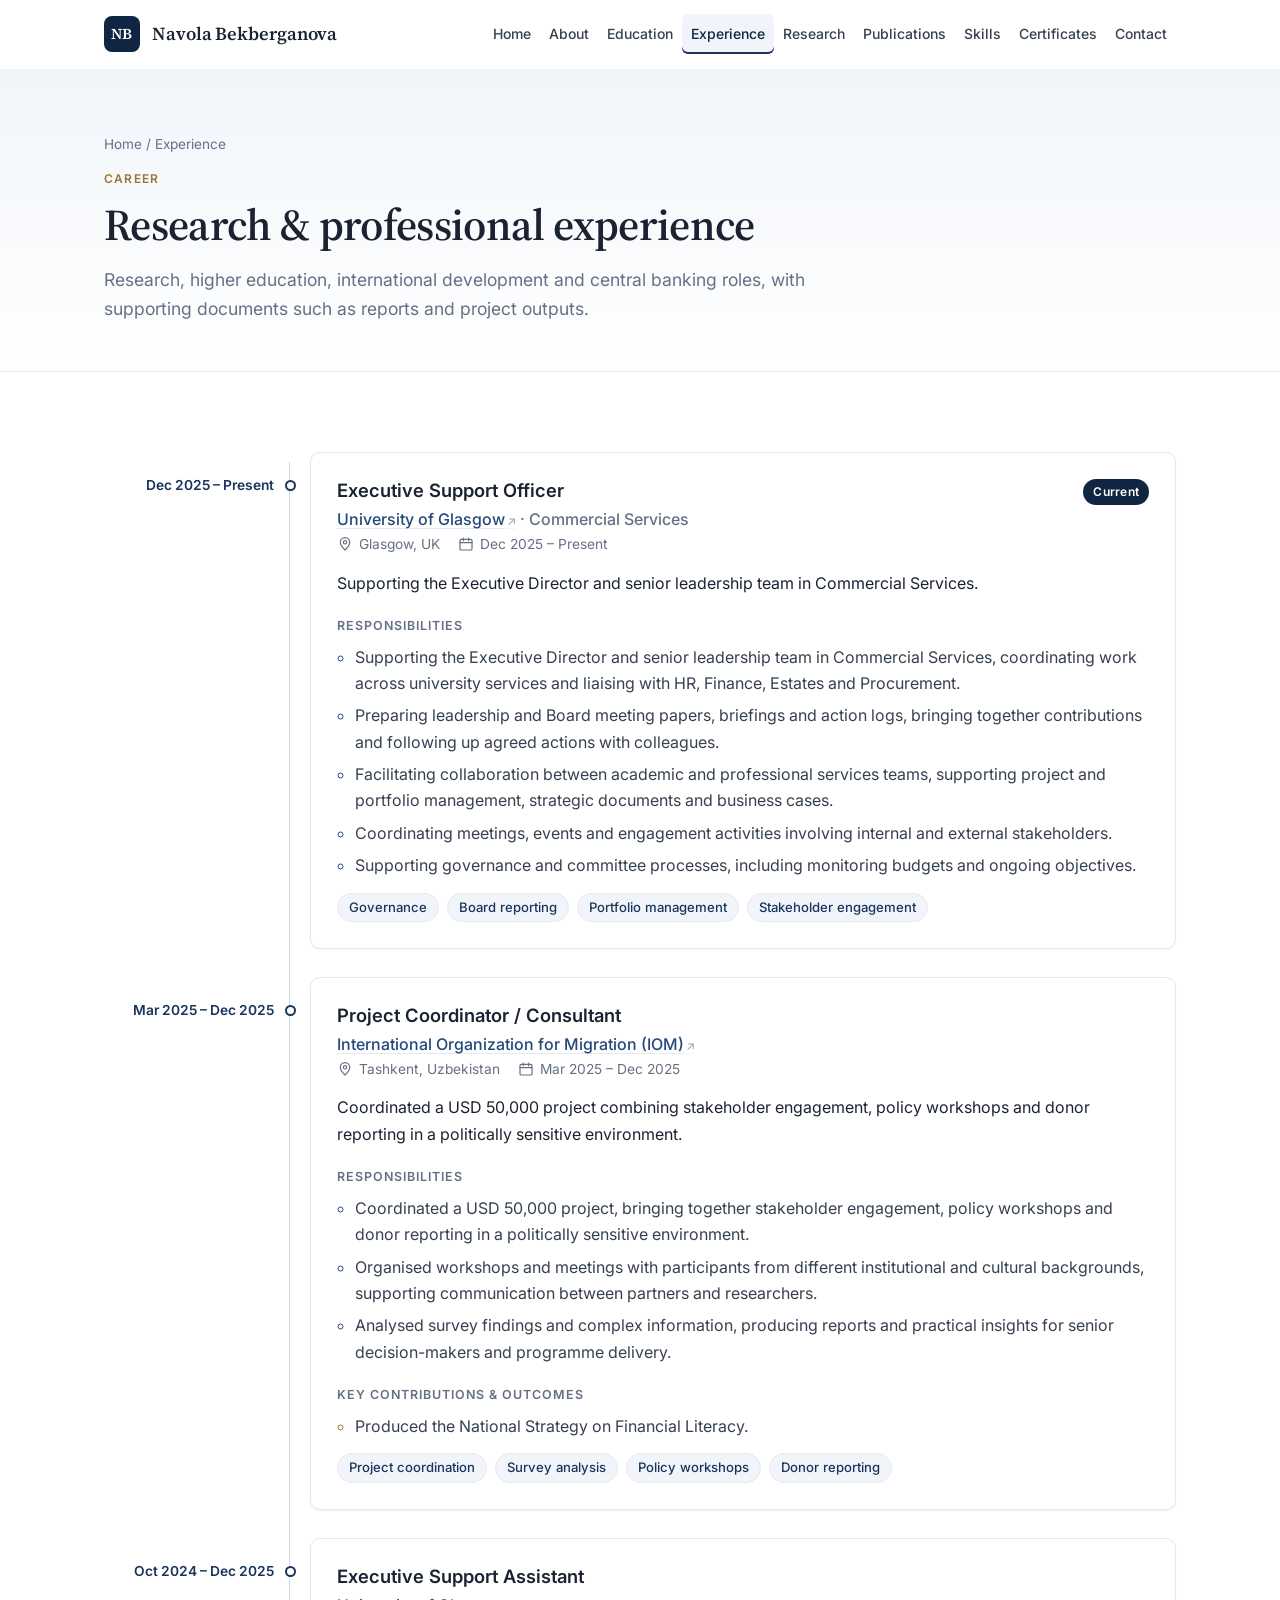
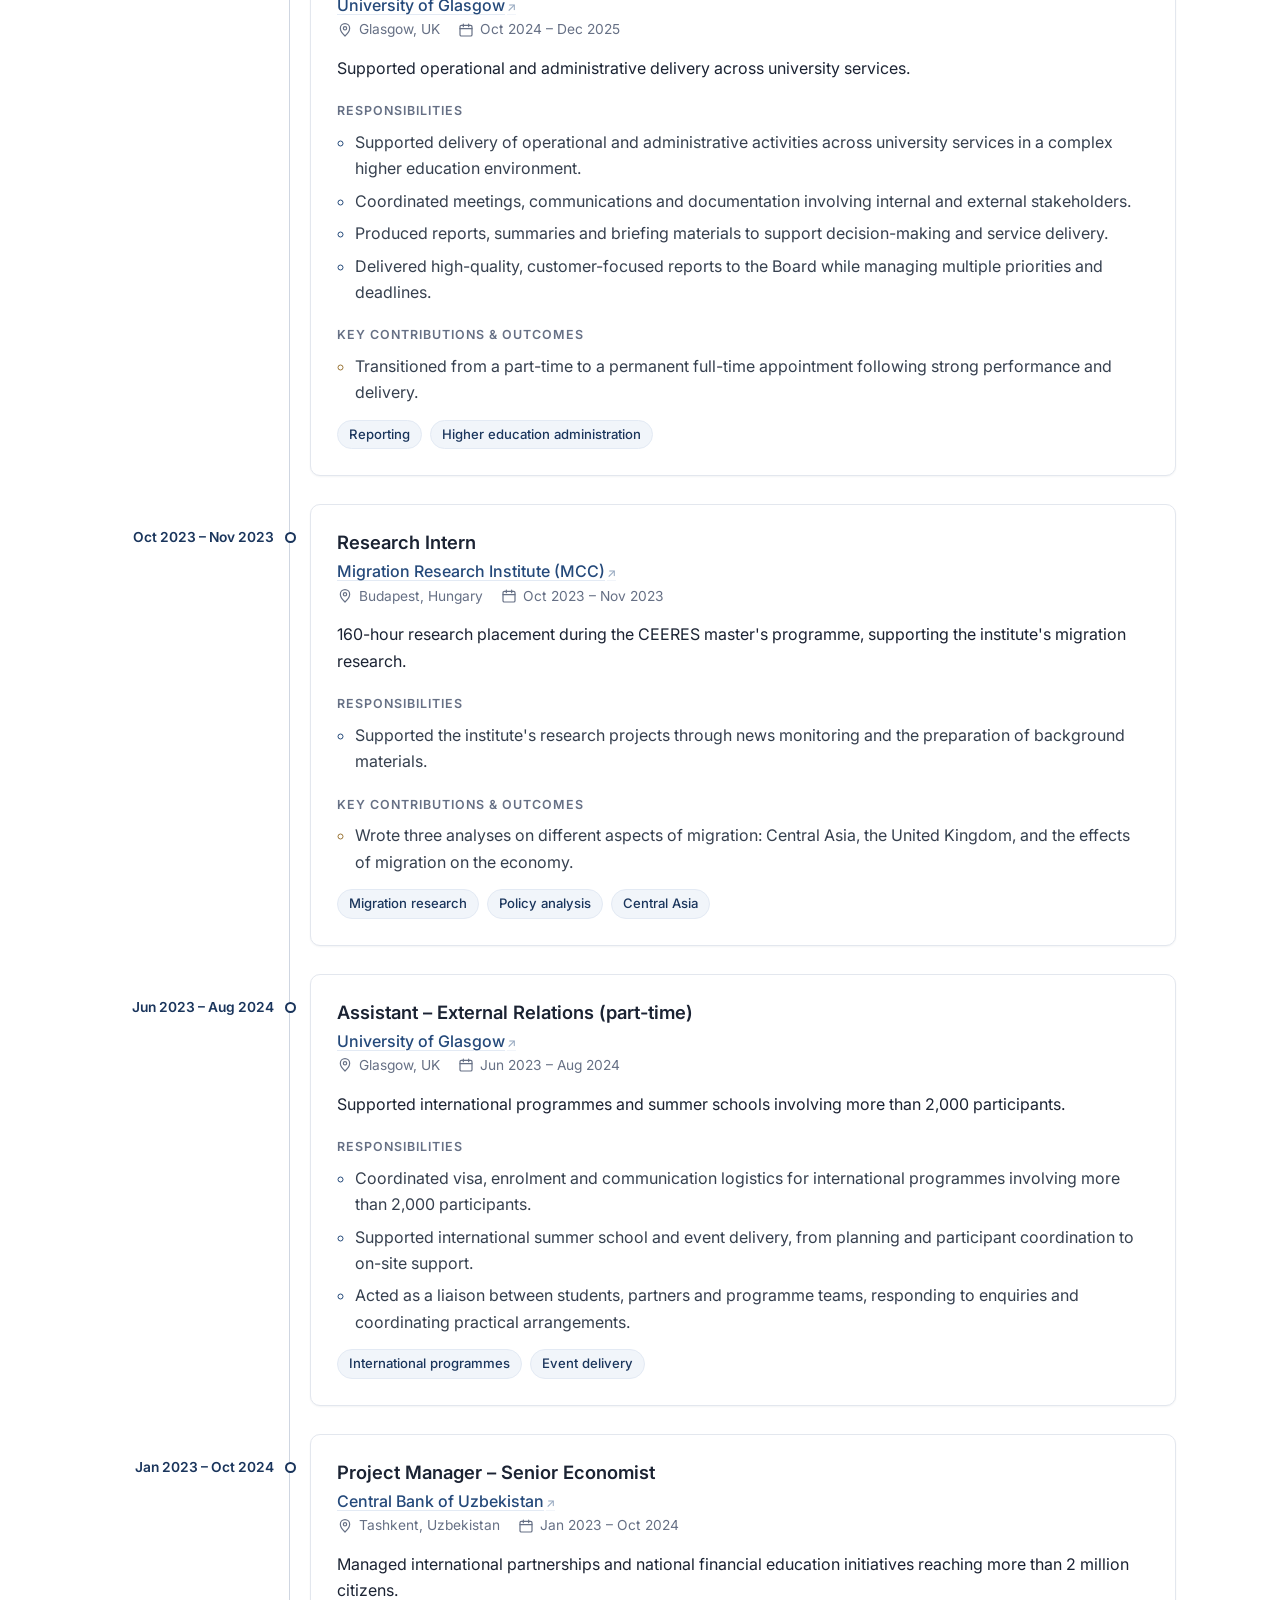
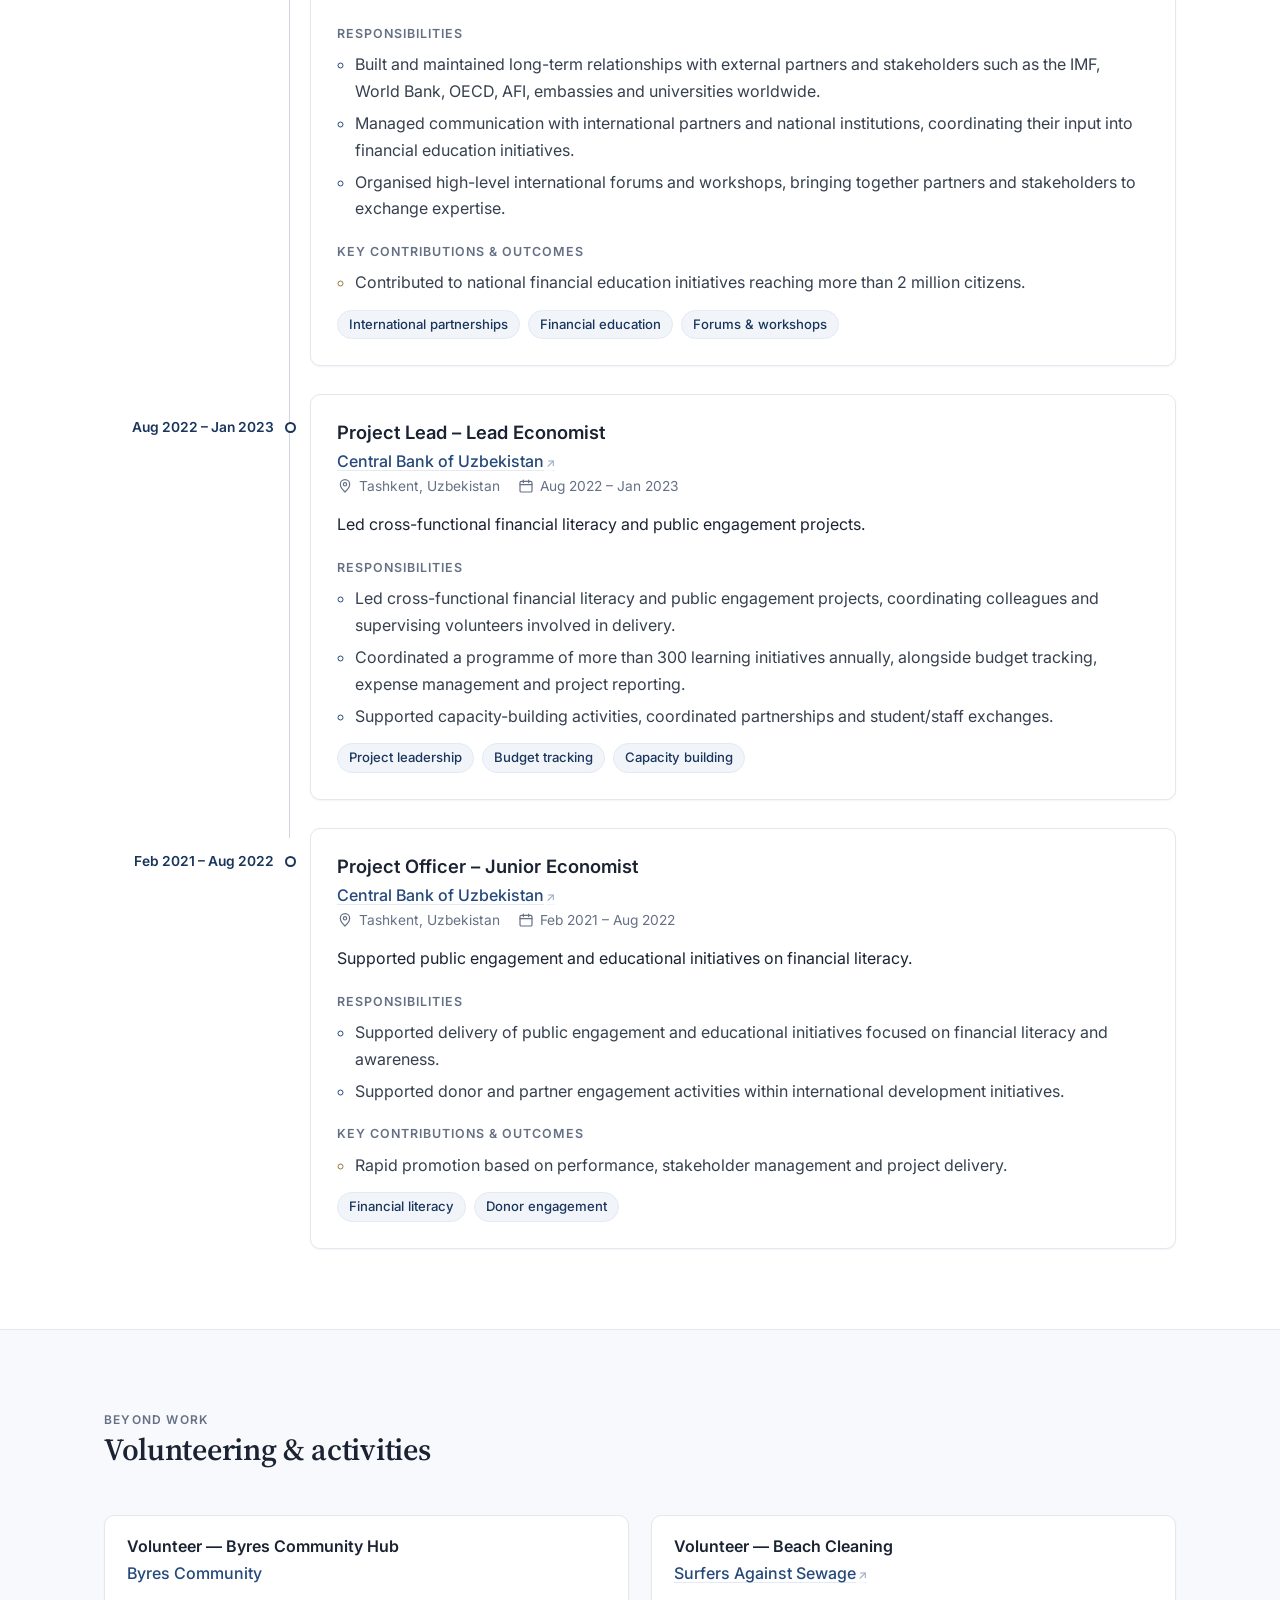
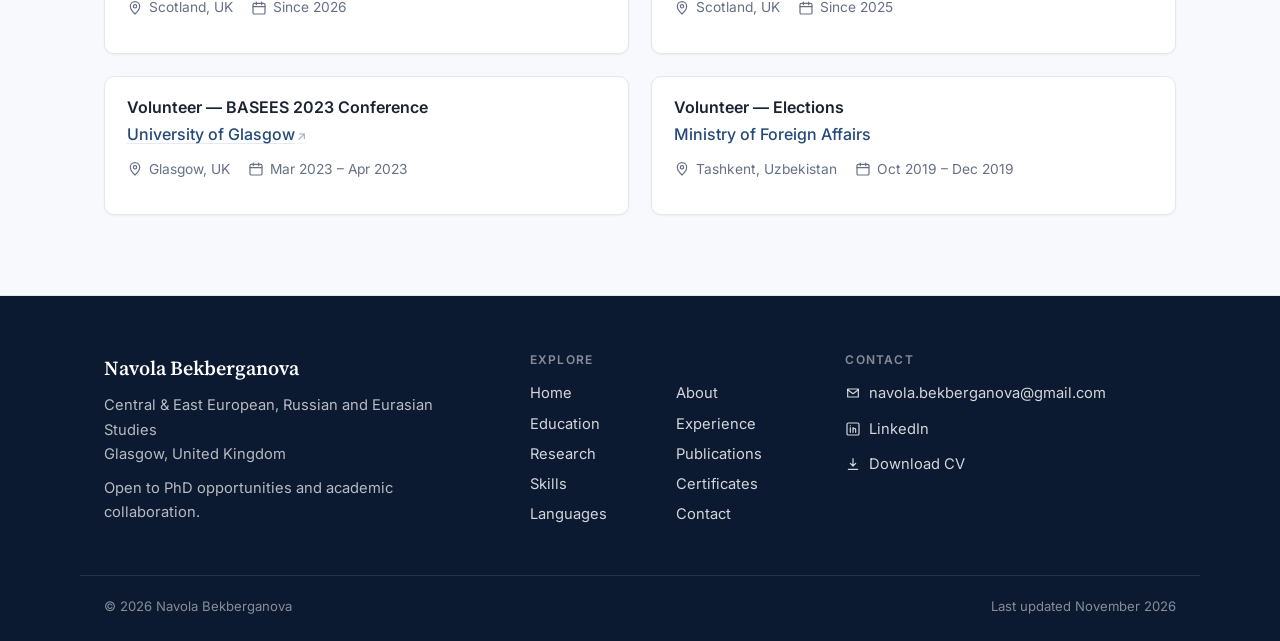
<file: experience.html>
<!doctype html>
<html lang="en">
<head>
  <meta charset="utf-8">
  <meta name="viewport" content="width=device-width, initial-scale=1">
  <title>Experience — Navola Bekberganova</title>
  <meta name="description" content="Professional and research-related experience of Navola Bekberganova at the University of Glasgow, the International Organization for Migration and the Central Bank of Uzbekistan.">
  <meta name="author" content="Navola Bekberganova">
  <meta property="og:type" content="website">
  <meta property="og:title" content="Experience — Navola Bekberganova">
  <meta property="og:description" content="Professional and research-related experience of Navola Bekberganova at the University of Glasgow, the International Organization for Migration and the Central Bank of Uzbekistan.">
  <meta name="twitter:card" content="summary">
  <meta name="theme-color" content="#102542">
  <link rel="icon" href="assets/icons/favicon.svg" type="image/svg+xml">
  <link rel="apple-touch-icon" href="assets/icons/apple-touch-icon.png">
  <link rel="preconnect" href="https://fonts.googleapis.com">
  <link rel="preconnect" href="https://fonts.gstatic.com" crossorigin>
  <link rel="stylesheet" href="https://fonts.googleapis.com/css2?family=Inter:wght@400;500;600&family=Source+Serif+4:opsz,wght@8..60,500;8..60,600&display=swap">
  <link rel="stylesheet" href="assets/css/style.css">
  <link rel="stylesheet" href="assets/css/responsive.css">
  <script src="assets/js/data.js" defer></script>
  <script src="assets/js/main.js" defer></script>
</head>
<body data-page="experience">
  <a class="skip-link" href="#main">Skip to main content</a>
  <header class="site-header" id="site-header">
    <noscript><nav class="noscript-nav" aria-label="Primary"><a href="index.html">Home</a><a href="about.html">About</a><a href="education.html">Education</a><a href="experience.html">Experience</a><a href="projects.html">Projects</a><a href="skills.html">Skills</a><a href="certificates.html">Certificates</a><a href="languages.html">Languages</a><a href="publications.html">Publications</a><a href="contact.html">Contact</a></nav></noscript>
  </header>

  <main id="main">
    <section class="page-hero">
      <div class="container">
        <p class="breadcrumb"><a href="index.html">Home</a> / Experience</p>
        <p class="eyebrow">Career</p>
          <h1>Research &amp; professional experience</h1>
        <p class="lead">Research, higher education, international development and central banking roles, with supporting documents such as reports and project outputs.</p>
      </div>
    </section>

    <section class="section">
      <div class="container">
        <div data-render="experience"></div>
      </div>
    </section>
    <section class="section section--soft" aria-labelledby="vol-title">
      <div class="container">
        <div class="section-head">
          <div>
            <p class="eyebrow">Beyond work</p>
            <h2 class="section-title" id="vol-title">Volunteering &amp; activities</h2>
          </div>
        </div>
        <div data-render="volunteering"></div>
      </div>
    </section>
  </main>

  <footer class="site-footer" id="site-footer"></footer>
</body>
</html>
</file>
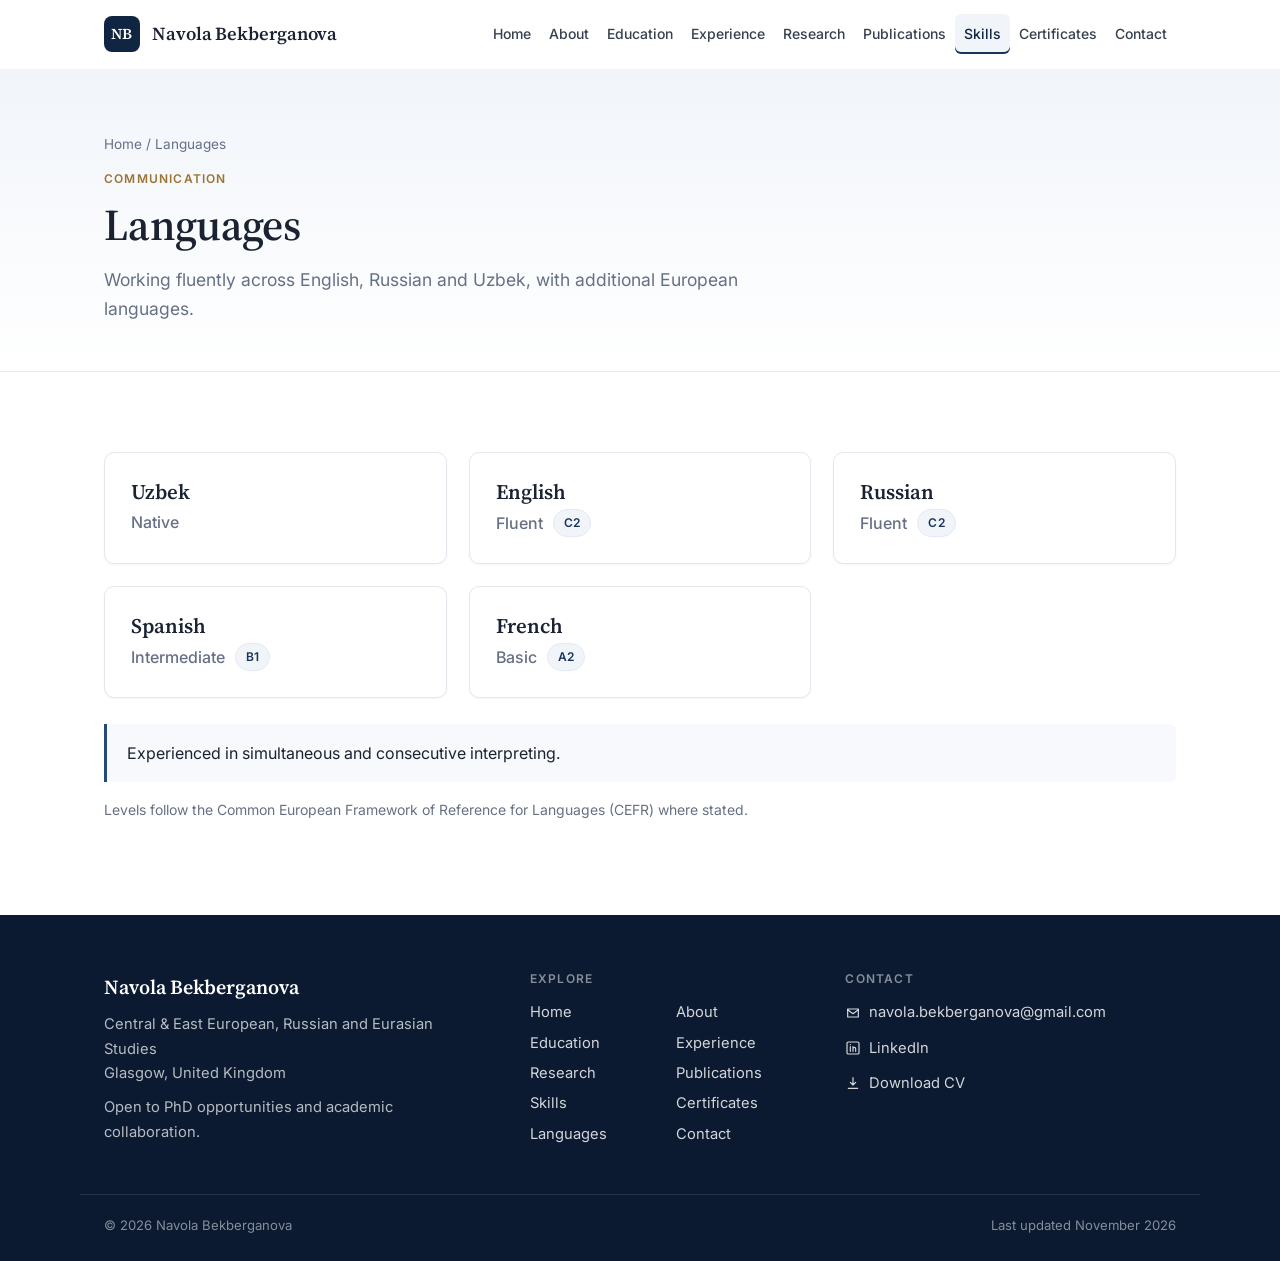
<file: languages.html>
<!doctype html>
<html lang="en">
<head>
  <meta charset="utf-8">
  <meta name="viewport" content="width=device-width, initial-scale=1">
  <title>Languages — Navola Bekberganova</title>
  <meta name="description" content="Languages of Navola Bekberganova: Uzbek (native), English (C2), Russian (C2), Spanish (B1), French (A2), with interpreting experience.">
  <meta name="author" content="Navola Bekberganova">
  <meta property="og:type" content="website">
  <meta property="og:title" content="Languages — Navola Bekberganova">
  <meta property="og:description" content="Languages of Navola Bekberganova: Uzbek (native), English (C2), Russian (C2), Spanish (B1), French (A2), with interpreting experience.">
  <meta name="twitter:card" content="summary">
  <meta name="theme-color" content="#102542">
  <link rel="icon" href="assets/icons/favicon.svg" type="image/svg+xml">
  <link rel="apple-touch-icon" href="assets/icons/apple-touch-icon.png">
  <link rel="preconnect" href="https://fonts.googleapis.com">
  <link rel="preconnect" href="https://fonts.gstatic.com" crossorigin>
  <link rel="stylesheet" href="https://fonts.googleapis.com/css2?family=Inter:wght@400;500;600&family=Source+Serif+4:opsz,wght@8..60,500;8..60,600&display=swap">
  <link rel="stylesheet" href="assets/css/style.css">
  <link rel="stylesheet" href="assets/css/responsive.css">
  <script src="assets/js/data.js" defer></script>
  <script src="assets/js/main.js" defer></script>
</head>
<body data-page="languages">
  <a class="skip-link" href="#main">Skip to main content</a>
  <header class="site-header" id="site-header">
    <noscript><nav class="noscript-nav" aria-label="Primary"><a href="index.html">Home</a><a href="about.html">About</a><a href="education.html">Education</a><a href="experience.html">Experience</a><a href="projects.html">Projects</a><a href="skills.html">Skills</a><a href="certificates.html">Certificates</a><a href="languages.html">Languages</a><a href="publications.html">Publications</a><a href="contact.html">Contact</a></nav></noscript>
  </header>

  <main id="main">
    <section class="page-hero">
      <div class="container">
        <p class="breadcrumb"><a href="index.html">Home</a> / Languages</p>
        <p class="eyebrow">Communication</p>
          <h1>Languages</h1>
        <p class="lead">Working fluently across English, Russian and Uzbek, with additional European languages.</p>
      </div>
    </section>

    <section class="section">
      <div class="container">
        <div data-render="languages"></div>
      </div>
    </section>
  </main>

  <footer class="site-footer" id="site-footer"></footer>
</body>
</html>
</file>
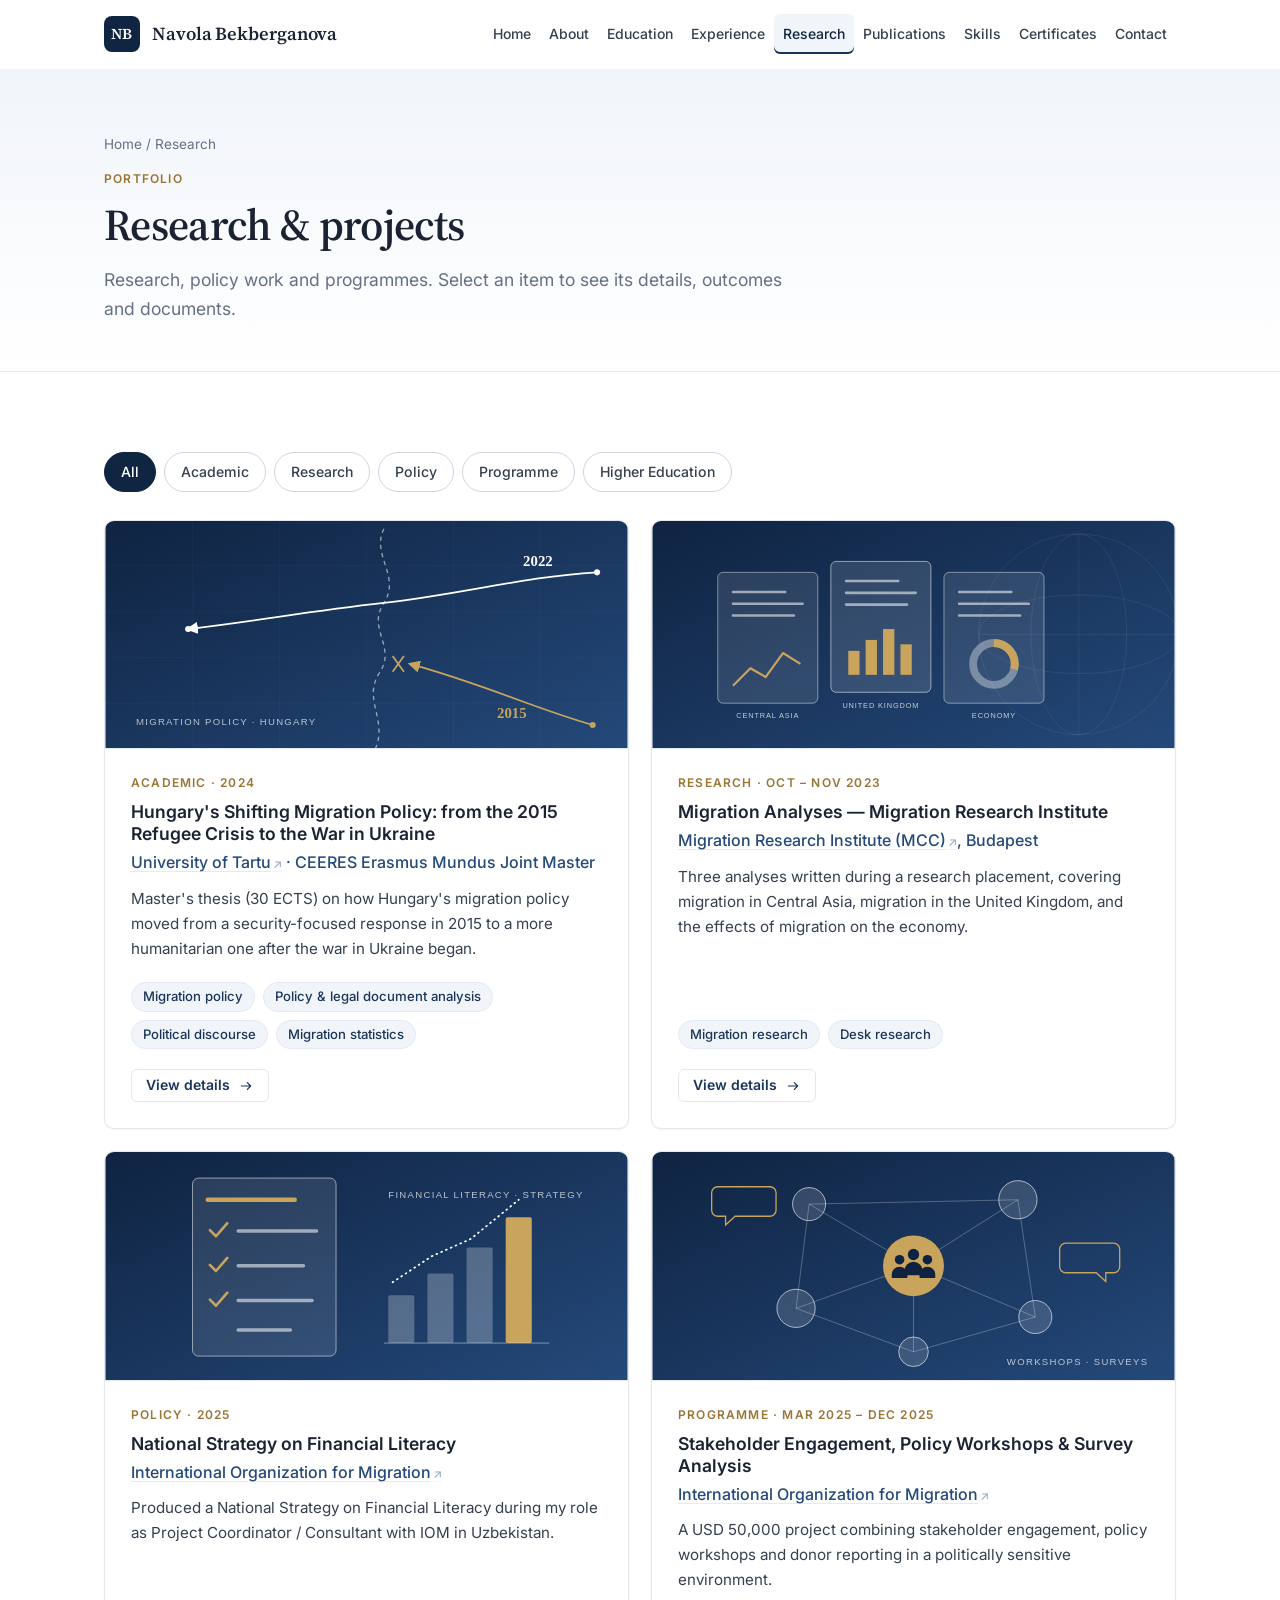
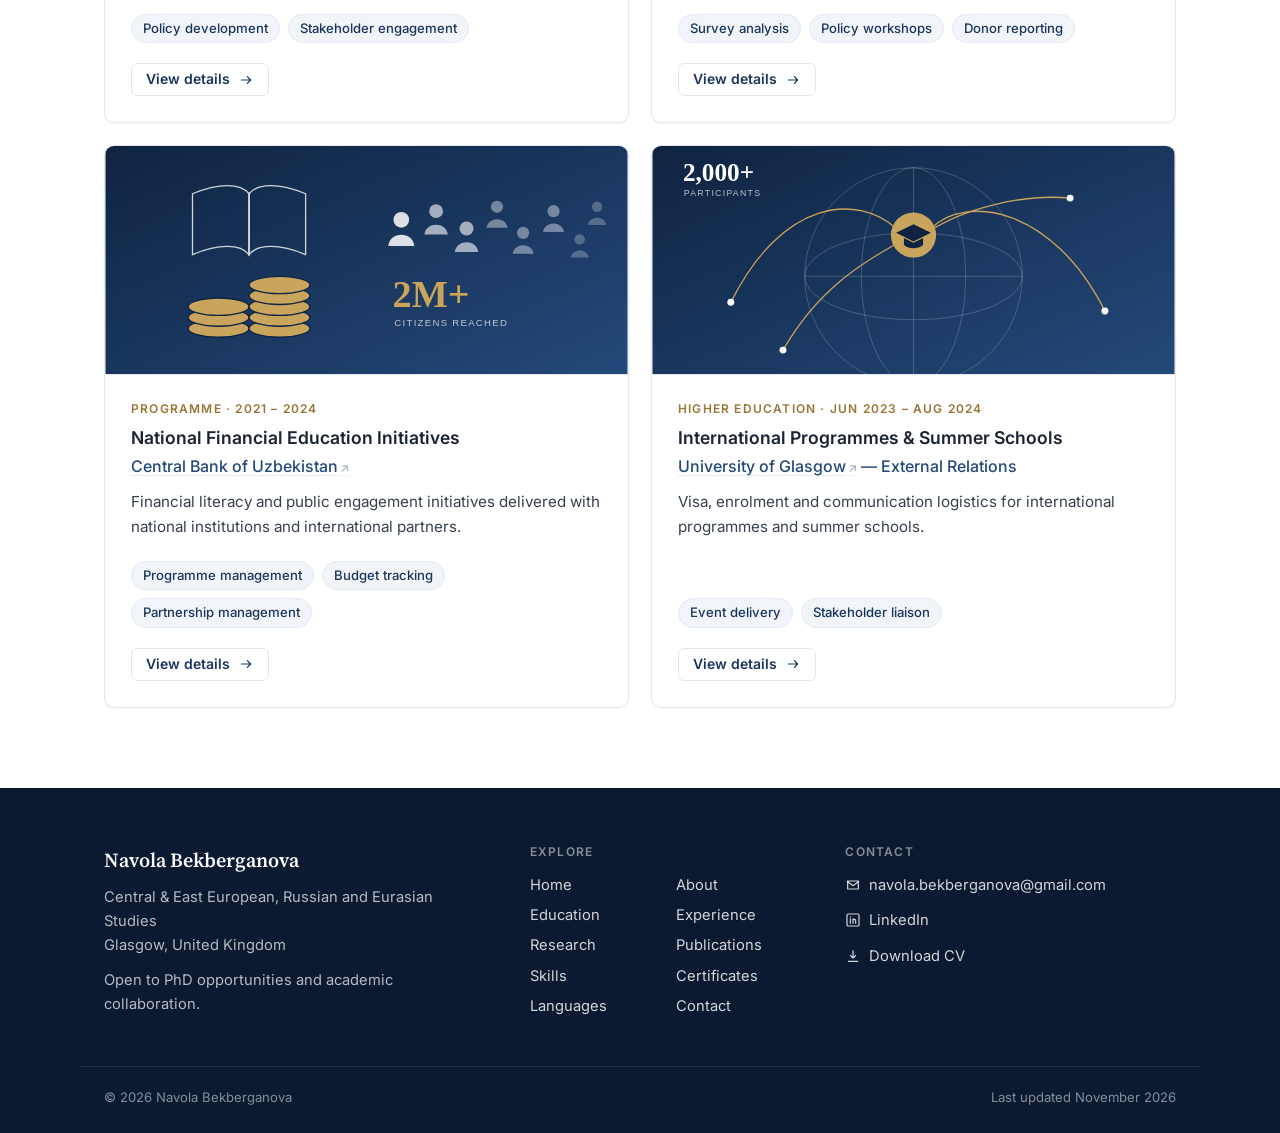
<file: projects.html>
<!doctype html>
<html lang="en">
<head>
  <meta charset="utf-8">
  <meta name="viewport" content="width=device-width, initial-scale=1">
  <title>Projects — Navola Bekberganova</title>
  <meta name="description" content="Policy, programme and academic projects by Navola Bekberganova, including the National Strategy on Financial Literacy and national financial education initiatives.">
  <meta name="author" content="Navola Bekberganova">
  <meta property="og:type" content="website">
  <meta property="og:title" content="Projects — Navola Bekberganova">
  <meta property="og:description" content="Policy, programme and academic projects by Navola Bekberganova, including the National Strategy on Financial Literacy and national financial education initiatives.">
  <meta name="twitter:card" content="summary">
  <meta name="theme-color" content="#102542">
  <link rel="icon" href="assets/icons/favicon.svg" type="image/svg+xml">
  <link rel="apple-touch-icon" href="assets/icons/apple-touch-icon.png">
  <link rel="preconnect" href="https://fonts.googleapis.com">
  <link rel="preconnect" href="https://fonts.gstatic.com" crossorigin>
  <link rel="stylesheet" href="https://fonts.googleapis.com/css2?family=Inter:wght@400;500;600&family=Source+Serif+4:opsz,wght@8..60,500;8..60,600&display=swap">
  <link rel="stylesheet" href="assets/css/style.css">
  <link rel="stylesheet" href="assets/css/responsive.css">
  <script src="assets/js/data.js" defer></script>
  <script src="assets/js/main.js" defer></script>
</head>
<body data-page="projects">
  <a class="skip-link" href="#main">Skip to main content</a>
  <header class="site-header" id="site-header">
    <noscript><nav class="noscript-nav" aria-label="Primary"><a href="index.html">Home</a><a href="about.html">About</a><a href="education.html">Education</a><a href="experience.html">Experience</a><a href="projects.html">Projects</a><a href="skills.html">Skills</a><a href="certificates.html">Certificates</a><a href="languages.html">Languages</a><a href="publications.html">Publications</a><a href="contact.html">Contact</a></nav></noscript>
  </header>

  <main id="main">
    <section class="page-hero">
      <div class="container">
        <p class="breadcrumb"><a href="index.html">Home</a> / Research</p>
        <p class="eyebrow">Portfolio</p>
          <h1>Research &amp; projects</h1>
        <p class="lead">Research, policy work and programmes. Select an item to see its details, outcomes and documents.</p>
      </div>
    </section>

    <section class="section">
      <div class="container">
        <div data-render="projects"></div>
      </div>
    </section>
  </main>

  <footer class="site-footer" id="site-footer"></footer>
</body>
</html>
</file>
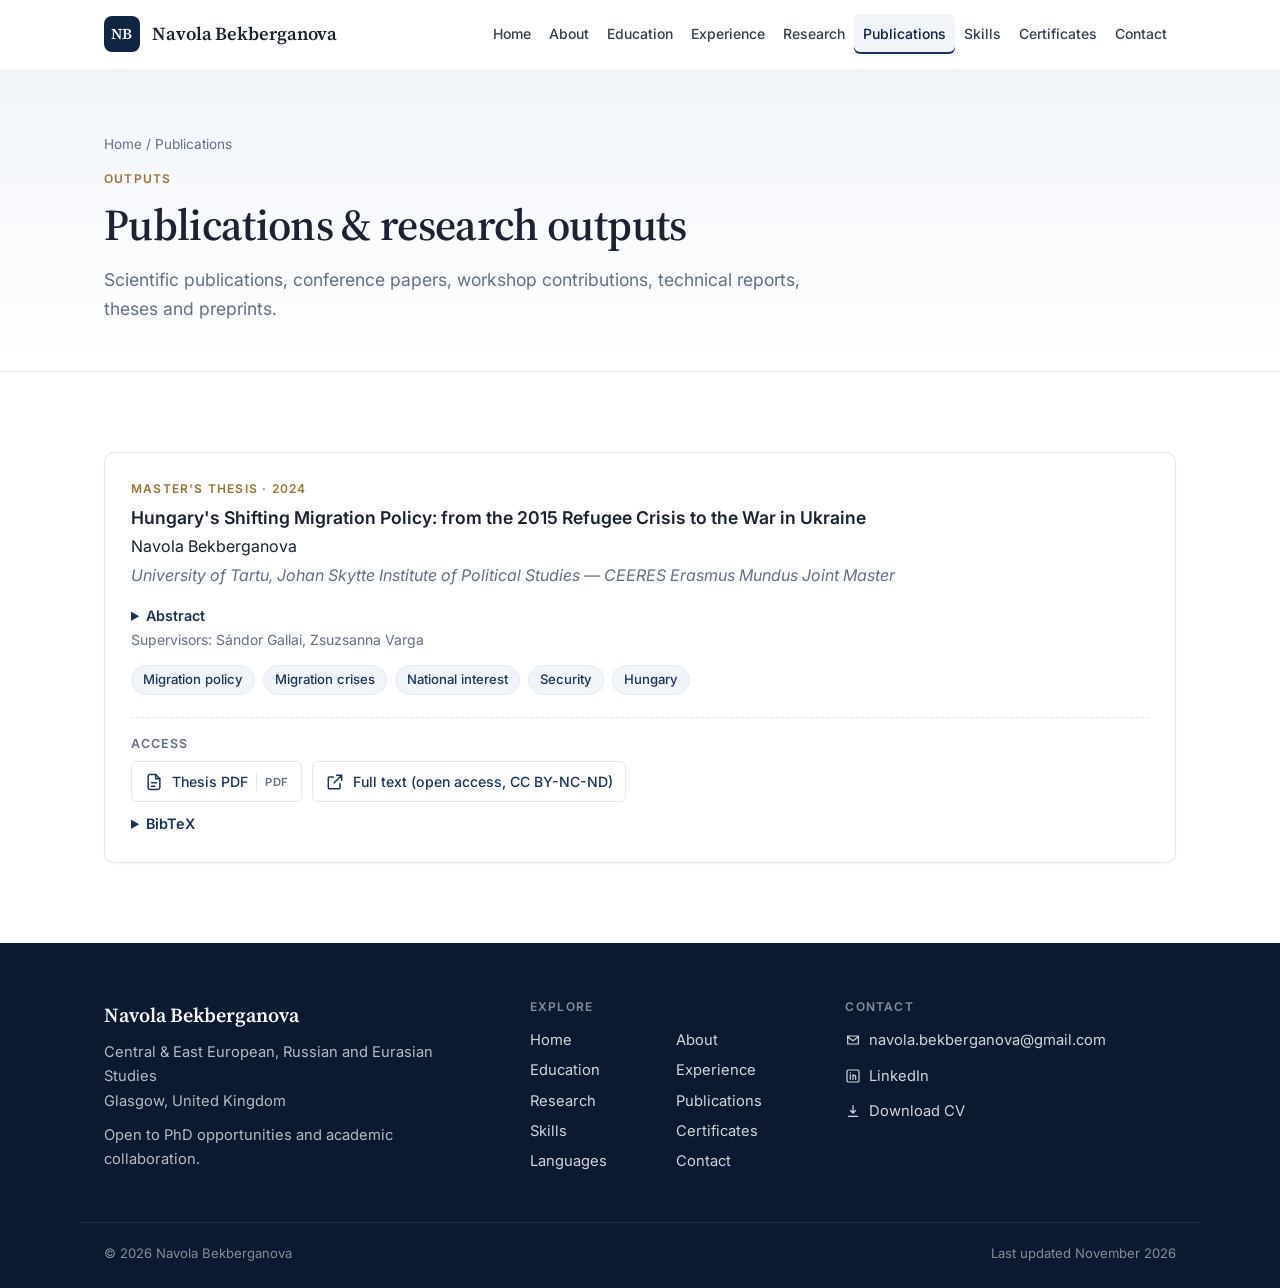
<file: publications.html>
<!doctype html>
<html lang="en">
<head>
  <meta charset="utf-8">
  <meta name="viewport" content="width=device-width, initial-scale=1">
  <title>Publications — Navola Bekberganova</title>
  <meta name="description" content="Publications and research outputs of Navola Bekberganova.">
  <meta name="author" content="Navola Bekberganova">
  <meta property="og:type" content="website">
  <meta property="og:title" content="Publications — Navola Bekberganova">
  <meta property="og:description" content="Publications and research outputs of Navola Bekberganova.">
  <meta name="twitter:card" content="summary">
  <meta name="theme-color" content="#102542">
  <link rel="icon" href="assets/icons/favicon.svg" type="image/svg+xml">
  <link rel="apple-touch-icon" href="assets/icons/apple-touch-icon.png">
  <link rel="preconnect" href="https://fonts.googleapis.com">
  <link rel="preconnect" href="https://fonts.gstatic.com" crossorigin>
  <link rel="stylesheet" href="https://fonts.googleapis.com/css2?family=Inter:wght@400;500;600&family=Source+Serif+4:opsz,wght@8..60,500;8..60,600&display=swap">
  <link rel="stylesheet" href="assets/css/style.css">
  <link rel="stylesheet" href="assets/css/responsive.css">
  <script src="assets/js/data.js" defer></script>
  <script src="assets/js/main.js" defer></script>
</head>
<body data-page="publications">
  <a class="skip-link" href="#main">Skip to main content</a>
  <header class="site-header" id="site-header">
    <noscript><nav class="noscript-nav" aria-label="Primary"><a href="index.html">Home</a><a href="about.html">About</a><a href="education.html">Education</a><a href="experience.html">Experience</a><a href="projects.html">Projects</a><a href="skills.html">Skills</a><a href="certificates.html">Certificates</a><a href="languages.html">Languages</a><a href="publications.html">Publications</a><a href="contact.html">Contact</a></nav></noscript>
  </header>

  <main id="main">
    <section class="page-hero">
      <div class="container">
        <p class="breadcrumb"><a href="index.html">Home</a> / Publications</p>
        <p class="eyebrow">Outputs</p>
          <h1>Publications &amp; research outputs</h1>
        <p class="lead">Scientific publications, conference papers, workshop contributions, technical reports, theses and preprints.</p>
      </div>
    </section>

    <section class="section">
      <div class="container">
        <div data-render="publications"></div>
      </div>
    </section>
  </main>

  <footer class="site-footer" id="site-footer"></footer>
</body>
</html>
</file>
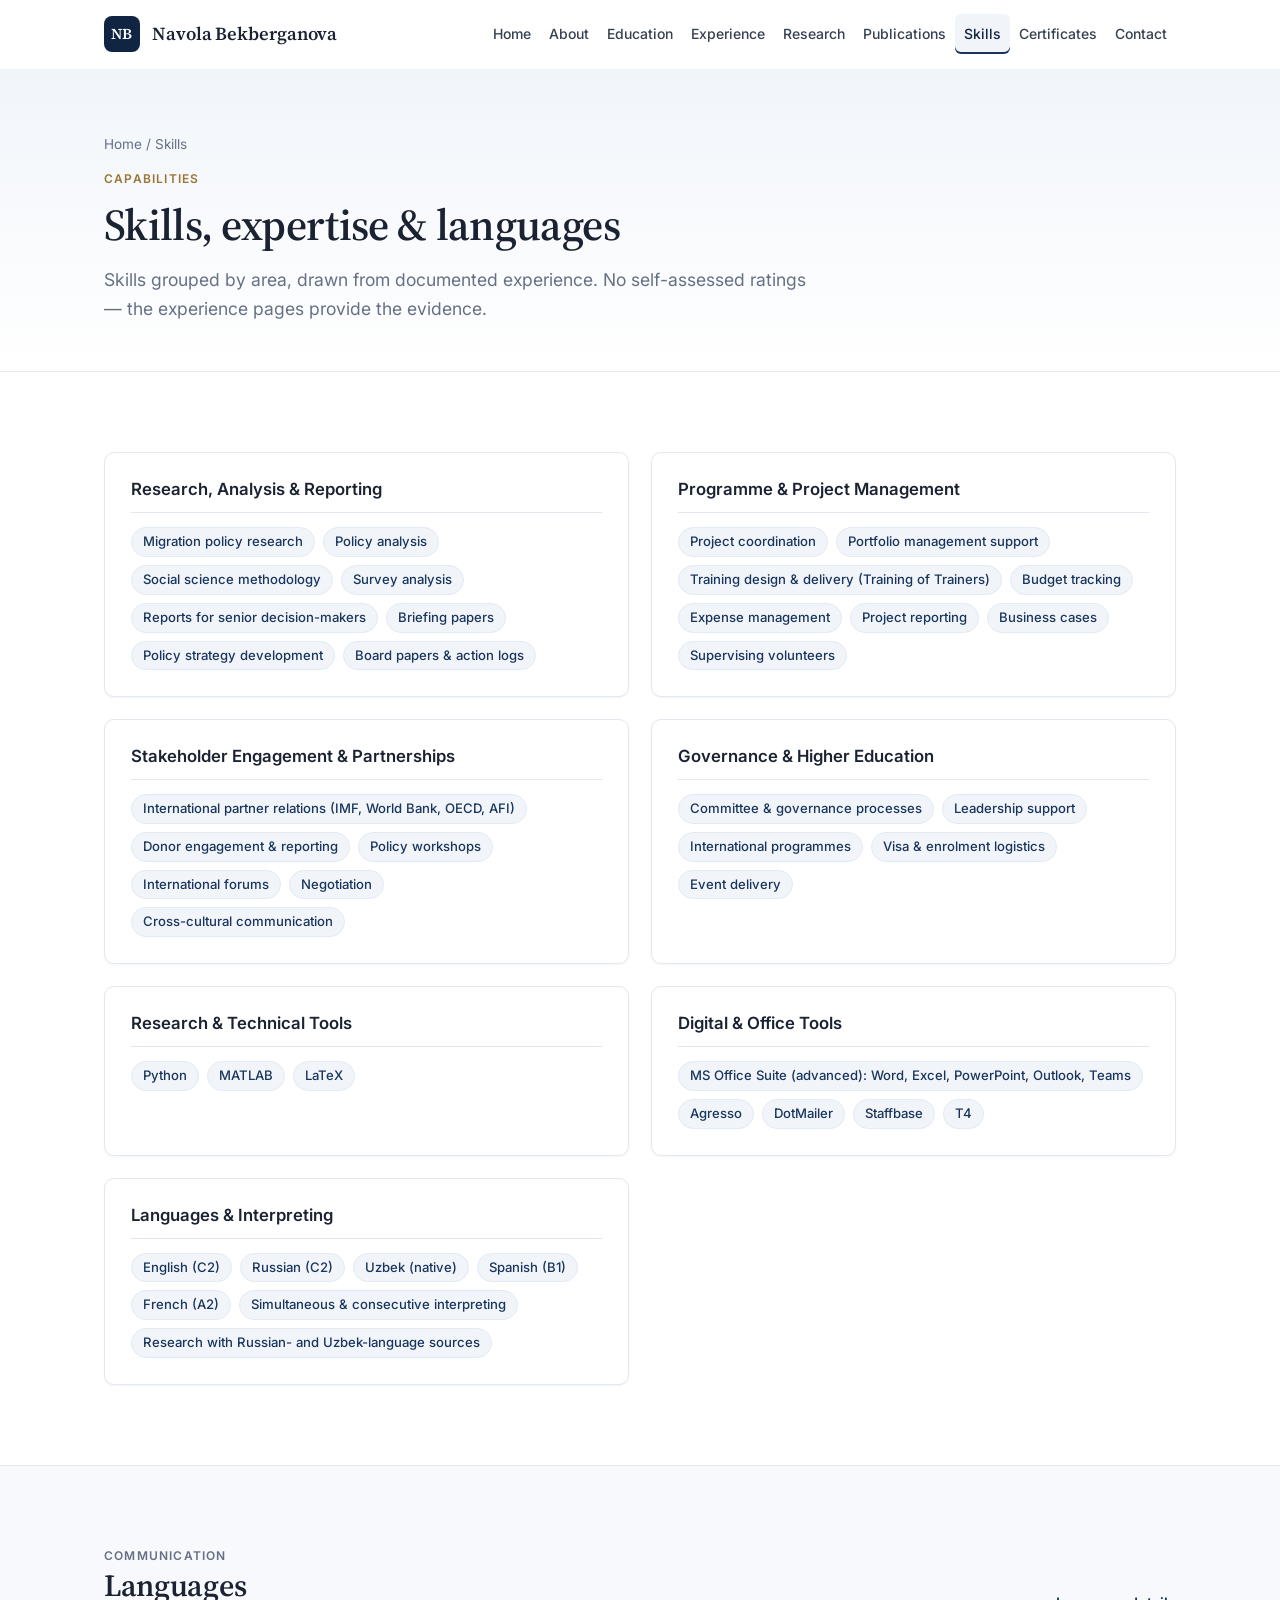
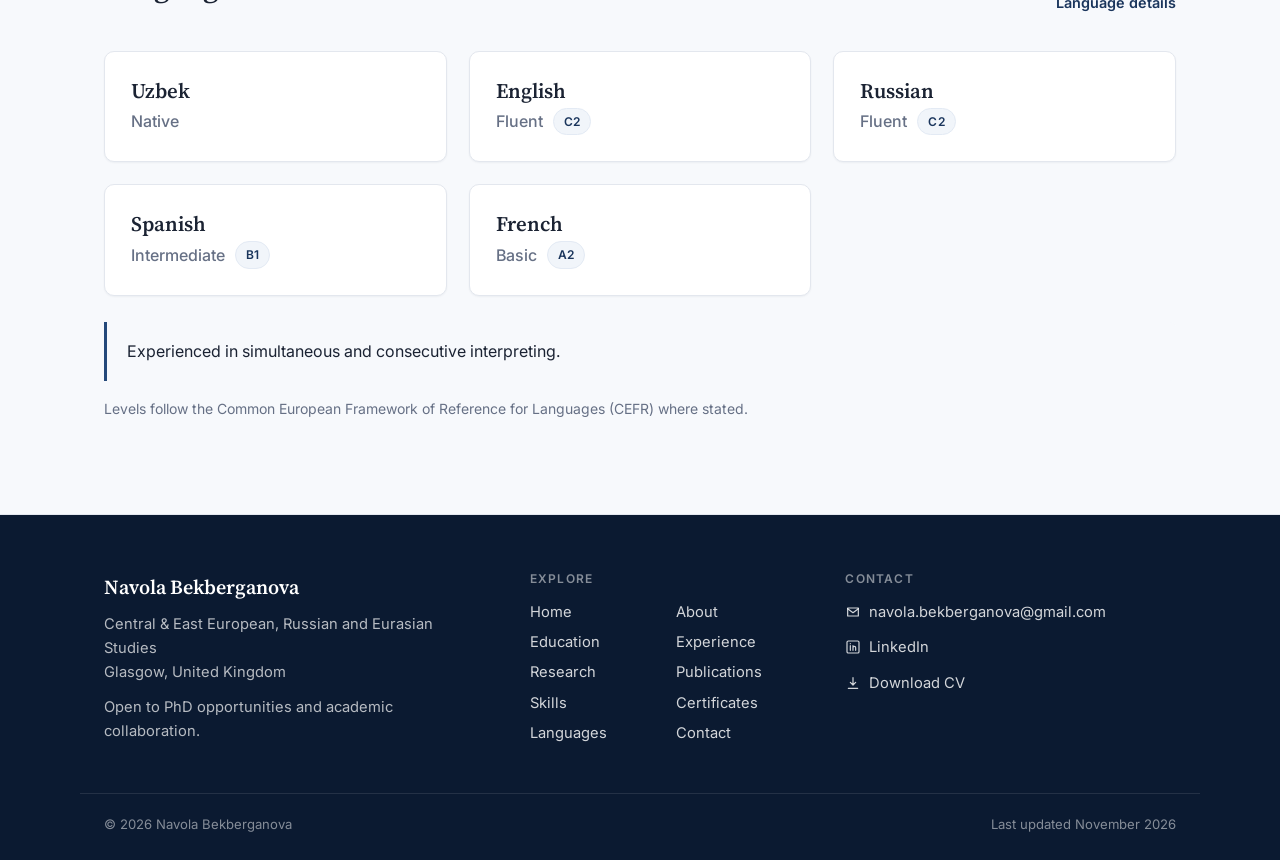
<file: skills.html>
<!doctype html>
<html lang="en">
<head>
  <meta charset="utf-8">
  <meta name="viewport" content="width=device-width, initial-scale=1">
  <title>Skills &amp; Languages — Navola Bekberganova</title>
  <meta name="description" content="Skills and expertise of Navola Bekberganova: programme management, research and reporting, stakeholder engagement, governance, digital tools and languages.">
  <meta name="author" content="Navola Bekberganova">
  <meta property="og:type" content="website">
  <meta property="og:title" content="Skills — Navola Bekberganova">
  <meta property="og:description" content="Skills and expertise of Navola Bekberganova: programme management, research and reporting, stakeholder engagement, governance, digital tools and languages.">
  <meta name="twitter:card" content="summary">
  <meta name="theme-color" content="#102542">
  <link rel="icon" href="assets/icons/favicon.svg" type="image/svg+xml">
  <link rel="apple-touch-icon" href="assets/icons/apple-touch-icon.png">
  <link rel="preconnect" href="https://fonts.googleapis.com">
  <link rel="preconnect" href="https://fonts.gstatic.com" crossorigin>
  <link rel="stylesheet" href="https://fonts.googleapis.com/css2?family=Inter:wght@400;500;600&family=Source+Serif+4:opsz,wght@8..60,500;8..60,600&display=swap">
  <link rel="stylesheet" href="assets/css/style.css">
  <link rel="stylesheet" href="assets/css/responsive.css">
  <script src="assets/js/data.js" defer></script>
  <script src="assets/js/main.js" defer></script>
</head>
<body data-page="skills">
  <a class="skip-link" href="#main">Skip to main content</a>
  <header class="site-header" id="site-header">
    <noscript><nav class="noscript-nav" aria-label="Primary"><a href="index.html">Home</a><a href="about.html">About</a><a href="education.html">Education</a><a href="experience.html">Experience</a><a href="projects.html">Projects</a><a href="skills.html">Skills</a><a href="certificates.html">Certificates</a><a href="languages.html">Languages</a><a href="publications.html">Publications</a><a href="contact.html">Contact</a></nav></noscript>
  </header>

  <main id="main">
    <section class="page-hero">
      <div class="container">
        <p class="breadcrumb"><a href="index.html">Home</a> / Skills</p>
        <p class="eyebrow">Capabilities</p>
          <h1>Skills, expertise &amp; languages</h1>
        <p class="lead">Skills grouped by area, drawn from documented experience. No self-assessed ratings — the experience pages provide the evidence.</p>
      </div>
    </section>

    <section class="section">
      <div class="container">
        <div data-render="skills"></div>
      </div>
    </section>

    <section class="section section--soft" aria-labelledby="languages-title" id="languages">
      <div class="container">
        <div class="section-head">
          <div>
            <p class="eyebrow">Communication</p>
            <h2 class="section-title" id="languages-title">Languages</h2>
          </div>
          <a class="text-link" href="languages.html">Language details</a>
        </div>
        <div data-render="languages"></div>
      </div>
    </section>
  </main>

  <footer class="site-footer" id="site-footer"></footer>
</body>
</html>
</file>
<file: assets/css/style.css>
/* ==========================================================================
   Academic portfolio — base styles
   ========================================================================== */

:root {
  --navy-950: #0b1a31;
  --navy-900: #102542;
  --navy-800: #1a355c;
  --navy-700: #24497a;
  --navy-100: #e3eaf4;
  --navy-50: #f1f5fa;

  --ink: #1b2333;
  --text: #36404f;
  --muted: #667085;
  --line: #e3e7ee;
  --line-strong: #cfd6e1;
  --bg: #ffffff;
  --bg-soft: #f7f9fc;

  --accent: #9a7536;        /* muted brass — used sparingly */
  --accent-soft: #f6efe2;

  --radius: 10px;
  --radius-sm: 6px;
  --shadow-sm: 0 1px 2px rgba(16, 37, 66, 0.05);
  --shadow: 0 1px 2px rgba(16, 37, 66, 0.04), 0 6px 20px -8px rgba(16, 37, 66, 0.12);
  --shadow-lg: 0 24px 60px -20px rgba(16, 37, 66, 0.35);

  --font-sans: "Inter", system-ui, -apple-system, "Segoe UI", Roboto, sans-serif;
  --font-serif: "Source Serif 4", Georgia, "Times New Roman", serif;

  --container: 1120px;
  --gutter: 24px;
  --header-h: 68px;
}

/* ------------------------------------------------------------------ reset */
*, *::before, *::after { box-sizing: border-box; }
html { -webkit-text-size-adjust: 100%; scroll-behavior: smooth; scroll-padding-top: calc(var(--header-h) + 16px); }
@media (prefers-reduced-motion: reduce) { html { scroll-behavior: auto; } *, *::before, *::after { transition: none !important; animation: none !important; } }
body {
  margin: 0;
  font-family: var(--font-sans);
  font-size: 1rem;
  line-height: 1.65;
  color: var(--text);
  background: var(--bg);
  -webkit-font-smoothing: antialiased;
  text-rendering: optimizeLegibility;
}
body.no-scroll { overflow: hidden; }
img, svg { display: block; max-width: 100%; }
h1, h2, h3, h4 { color: var(--ink); line-height: 1.25; margin: 0 0 0.5em; font-weight: 600; }
p { margin: 0 0 1em; }
a { color: var(--navy-700); text-decoration-thickness: 1px; text-underline-offset: 3px; }
a:hover { color: var(--navy-900); }
ul, ol { margin: 0; padding: 0; }
ul[role="list"], ol[role="list"] { list-style: none; }
code { font-family: ui-monospace, SFMono-Regular, Consolas, monospace; font-size: 0.88em; background: var(--navy-50); padding: 0.1em 0.35em; border-radius: 4px; color: var(--navy-800); }
button { font: inherit; cursor: pointer; }

:focus-visible { outline: 2px solid var(--navy-700); outline-offset: 3px; border-radius: 4px; }

.visually-hidden {
  position: absolute !important; width: 1px; height: 1px; padding: 0; margin: -1px;
  overflow: hidden; clip: rect(0 0 0 0); white-space: nowrap; border: 0;
}
.skip-link {
  position: absolute; left: 16px; top: -60px; z-index: 100;
  background: var(--navy-900); color: #fff; padding: 10px 16px; border-radius: var(--radius-sm);
  text-decoration: none; transition: top 0.15s;
}
.skip-link:focus { top: 12px; color: #fff; }

.container { width: 100%; max-width: var(--container); margin: 0 auto; padding: 0 var(--gutter); }
.muted { color: var(--muted); }
.small { font-size: 0.875rem; }

/* ----------------------------------------------------------------- header */
.site-header {
  position: sticky; top: 0; z-index: 50;
  min-height: var(--header-h);
  background: rgba(255, 255, 255, 0.92);
  backdrop-filter: saturate(180%) blur(10px);
  -webkit-backdrop-filter: saturate(180%) blur(10px);
  border-bottom: 1px solid transparent;
  transition: border-color 0.2s, box-shadow 0.2s;
}
.site-header.is-scrolled { border-bottom-color: var(--line); box-shadow: var(--shadow-sm); }
.nav-bar { display: flex; align-items: center; justify-content: space-between; gap: 24px; min-height: var(--header-h); }

.brand { display: inline-flex; align-items: center; gap: 12px; text-decoration: none; color: var(--ink); flex-shrink: 0; }
.brand__mark {
  display: grid; place-items: center; width: 36px; height: 36px; border-radius: 8px;
  background: var(--navy-900); color: #fff; font-family: var(--font-serif); font-weight: 600; font-size: 0.95rem; letter-spacing: 0.02em;
}
.brand__name { font-family: var(--font-serif); font-size: 1.15rem; font-weight: 600; letter-spacing: -0.005em; }

.primary-nav ul { display: flex; flex-wrap: nowrap; gap: 0; }
.primary-nav a {
  display: block; padding: 8px 9px; border-radius: var(--radius-sm); white-space: nowrap;
  color: var(--text); text-decoration: none; font-size: 0.875rem; font-weight: 500;
  transition: color 0.15s, background-color 0.15s;
}
.primary-nav a:hover { color: var(--navy-900); background: var(--navy-50); }
.primary-nav a.is-active { color: var(--navy-900); background: var(--navy-50); box-shadow: inset 0 -2px 0 var(--navy-800); }

.nav-toggle {
  display: none; align-items: center; justify-content: center;
  width: 42px; height: 42px; border: 1px solid var(--line); border-radius: var(--radius-sm);
  background: #fff; color: var(--ink);
}
.nav-toggle__close { display: none; }
.nav-open .nav-toggle__open { display: none; }
.nav-open .nav-toggle__close { display: block; }

.noscript-nav { padding: 12px var(--gutter); font-size: 0.9rem; }
.noscript-nav a { margin-right: 12px; }

/* ------------------------------------------------------------------ icons */
.icon { width: 20px; height: 20px; flex-shrink: 0; }
.icon--sm { width: 16px; height: 16px; }
.icon--md { width: 22px; height: 22px; }
.icon--lg { width: 26px; height: 26px; }

/* ---------------------------------------------------------------- buttons */
.btn {
  display: inline-flex; align-items: center; gap: 8px;
  padding: 11px 20px; border-radius: var(--radius-sm); border: 1px solid transparent;
  font-weight: 600; font-size: 0.95rem; line-height: 1.2; text-decoration: none;
  transition: background-color 0.15s, color 0.15s, border-color 0.15s, transform 0.15s;
}
.btn--primary { background: var(--navy-900); color: #fff; }
.btn--primary:hover { background: var(--navy-800); color: #fff; }
.btn--secondary { background: #fff; color: var(--navy-900); border-color: var(--line-strong); }
.btn--secondary:hover { border-color: var(--navy-700); color: var(--navy-900); }
.btn--ghost { background: transparent; color: var(--navy-800); border-color: var(--line); }
.btn--ghost:hover { background: var(--navy-50); border-color: var(--navy-100); }
.btn--light { background: #fff; color: var(--navy-900); }
.btn--light:hover { background: var(--navy-50); color: var(--navy-900); }
.btn--outline-light { color: #fff; border-color: rgba(255,255,255,0.4); }
.btn--outline-light:hover { border-color: #fff; color: #fff; background: rgba(255,255,255,0.06); }
.btn--sm { padding: 7px 14px; font-size: 0.875rem; }
.btn-row { display: flex; flex-wrap: wrap; gap: 12px; }

.text-link { display: inline-flex; align-items: center; gap: 6px; font-weight: 600; font-size: 0.9rem; text-decoration: none; color: var(--navy-800); }
.text-link:hover { gap: 9px; }

.icon-link {
  display: inline-flex; align-items: center; gap: 8px; color: var(--text); text-decoration: none;
  font-size: 0.9rem; font-weight: 500; padding: 6px 0;
}
.icon-link:hover { color: var(--navy-900); }

/* --------------------------------------------------------------- sections */
.section { padding: 80px 0; }
.section--soft { background: var(--bg-soft); border-top: 1px solid var(--line); border-bottom: 1px solid var(--line); }
.section--tight { padding: 56px 0; }
.section-head { display: flex; align-items: end; justify-content: space-between; gap: 24px; margin-bottom: 36px; flex-wrap: wrap; }
.section-head p { margin: 0; max-width: 60ch; color: var(--muted); }
.eyebrow {
  margin: 0 0 8px; font-size: 0.75rem; font-weight: 600; letter-spacing: 0.1em; text-transform: uppercase; color: var(--accent);
}
.section-title { font-family: var(--font-serif); font-size: clamp(1.6rem, 2.4vw, 2rem); font-weight: 600; letter-spacing: -0.01em; margin-bottom: 0.35em; }
.section-title--sm { font-size: 1.35rem; margin: 0 0 18px; }
.sub-heading { font-family: var(--font-sans); font-size: 0.78rem; font-weight: 600; letter-spacing: 0.08em; text-transform: uppercase; color: var(--muted); margin: 22px 0 10px; }

/* -------------------------------------------------------------- page hero */
.page-hero { padding: 64px 0 48px; border-bottom: 1px solid var(--line); background: linear-gradient(180deg, var(--navy-50) 0%, #fff 100%); }
.page-hero h1 { font-family: var(--font-serif); font-size: clamp(2rem, 3.6vw, 2.75rem); letter-spacing: -0.015em; margin-bottom: 0.3em; }
.page-hero .lead { font-size: 1.1rem; color: var(--muted); max-width: 64ch; margin: 0; }
.breadcrumb { font-size: 0.85rem; color: var(--muted); margin-bottom: 14px; }
.breadcrumb a { color: var(--muted); text-decoration: none; }
.breadcrumb a:hover { color: var(--navy-800); text-decoration: underline; }

/* ---------------------------------------------------------------- home hero */
.hero { padding: 72px 0 80px; background: linear-gradient(180deg, var(--navy-50) 0%, #fff 85%); border-bottom: 1px solid var(--line); }
.hero__grid { display: grid; grid-template-columns: 1fr 320px; gap: 64px; align-items: center; }
.hero__badge {
  display: inline-flex; align-items: center; gap: 8px; margin-bottom: 20px;
  padding: 6px 12px; border-radius: 999px; background: #fff; border: 1px solid var(--line);
  font-size: 0.82rem; font-weight: 500; color: var(--navy-800);
}
.hero__badge::before { content: ""; width: 8px; height: 8px; border-radius: 50%; background: #2f8f5b; box-shadow: 0 0 0 3px rgba(47, 143, 91, 0.15); }
.hero h1 { font-family: var(--font-serif); font-size: clamp(2.4rem, 5vw, 3.6rem); font-weight: 600; letter-spacing: -0.02em; line-height: 1.08; margin-bottom: 14px; }
.hero__headline { font-size: 1.2rem; font-weight: 600; color: var(--navy-800); margin-bottom: 6px; }
.hero__sub { color: var(--muted); font-size: 0.98rem; margin-bottom: 22px; }
.hero__intro { font-size: 1.06rem; max-width: 62ch; margin-bottom: 30px; }
.hero__links { display: flex; flex-wrap: wrap; gap: 6px 22px; margin-top: 26px; }

.portrait { position: relative; }
.portrait img { height: auto; object-position: 50% 30%;
  width: 100%; aspect-ratio: 4 / 5; object-fit: cover; border-radius: 14px;
  border: 1px solid var(--line); box-shadow: var(--shadow); background: var(--navy-50);
}
.portrait::after {
  content: ""; position: absolute; inset: 14px -14px -14px 14px; z-index: -1;
  border: 1px solid var(--navy-100); border-radius: 14px;
}

.facts { display: grid; grid-template-columns: repeat(3, 1fr); gap: 1px; margin: 0; background: var(--line); border: 1px solid var(--line); border-radius: var(--radius); overflow: hidden; }
.facts div { background: #fff; padding: 16px 18px; }
.facts dt { font-size: 0.75rem; font-weight: 600; letter-spacing: 0.08em; text-transform: uppercase; color: var(--muted); margin-bottom: 4px; }
.facts dd { margin: 0; font-weight: 500; color: var(--ink); font-size: 0.95rem; }

/* ------------------------------------------------------------------- grid */
.grid { display: grid; gap: 22px; }
.grid--2 { grid-template-columns: repeat(2, 1fr); }
.grid--3 { grid-template-columns: repeat(3, 1fr); }
.grid--4 { grid-template-columns: repeat(4, 1fr); }

/* ------------------------------------------------------------------ cards */
.card {
  background: #fff; border: 1px solid var(--line); border-radius: var(--radius);
  padding: 26px; box-shadow: var(--shadow-sm); transition: border-color 0.2s, box-shadow 0.2s;
}
.card h3 { font-size: 1.1rem; margin-bottom: 4px; }
.card p:last-child { margin-bottom: 0; }
.card__org { color: var(--navy-700); font-weight: 500; margin-bottom: 10px; }
.card--compact { padding: 20px 22px; }
.card--compact h3 { font-size: 1rem; }

.card--interest { position: relative; padding-top: 30px; }
.card--interest p { font-size: 0.93rem; color: var(--muted); }
.card__index { display: block; font-family: var(--font-serif); font-size: 1.05rem; color: var(--accent); margin-bottom: 12px; font-weight: 600; }

.card--highlight { display: flex; flex-direction: column; }
.card--highlight p:not(.eyebrow):not(.card__org) { font-size: 0.94rem; flex-grow: 1; }
.card--highlight:hover, .card--project:hover { border-color: var(--line-strong); box-shadow: var(--shadow); }

.expertise { padding: 4px 0 4px 18px; border-left: 2px solid var(--navy-100); }
.expertise h3 { font-size: 1rem; margin-bottom: 6px; }
.expertise p { font-size: 0.92rem; color: var(--muted); margin: 0; }

.meta { display: flex; flex-wrap: wrap; gap: 6px 18px; font-size: 0.86rem; color: var(--muted); margin-bottom: 14px; }
.meta__item { display: inline-flex; align-items: center; gap: 6px; }

.badge {
  display: inline-block; padding: 3px 10px; border-radius: 999px; font-size: 0.75rem; font-weight: 600;
  background: var(--navy-900); color: #fff; white-space: nowrap; letter-spacing: 0.02em;
}
.badge--soft { background: var(--navy-50); color: var(--navy-800); border: 1px solid var(--navy-100); }

.tags { display: flex; flex-wrap: wrap; gap: 8px; margin: 14px 0 0; }
.tag {
  padding: 5px 11px; border-radius: 999px; background: var(--navy-50); border: 1px solid var(--navy-100);
  font-size: 0.82rem; color: var(--navy-800); font-weight: 500; line-height: 1.35;
}

.bullets { padding-left: 1.15em; margin: 0; }
.bullets li { margin-bottom: 6px; }
.bullets li::marker { color: var(--navy-700); }
.bullets--accent li::marker { color: var(--accent); }

.checklist { list-style: none; display: grid; gap: 10px; }
.checklist li { position: relative; padding-left: 28px; }
.checklist li::before {
  content: ""; position: absolute; left: 0; top: 0.45em; width: 14px; height: 8px;
  border-left: 2px solid var(--navy-700); border-bottom: 2px solid var(--navy-700); transform: rotate(-45deg);
}

.kv { font-size: 0.92rem; margin-bottom: 10px; }
.kv span { display: inline-block; font-weight: 600; color: var(--ink); margin-right: 8px; }

.lead-sm { font-size: 1rem; color: var(--ink); }
.note { margin-top: 26px; padding: 16px 20px; background: var(--bg-soft); border-left: 3px solid var(--navy-700); border-radius: 0 var(--radius-sm) var(--radius-sm) 0; color: var(--ink); }

/* ------------------------------------------------------------ placeholders */
.placeholder {
  display: inline-block; padding: 2px 10px; border-radius: 4px; font-size: 0.85rem;
  color: #7a5a1e; background: var(--accent-soft); border: 1px dashed #d9c294; font-style: italic;
}

/* ------------------------------------------------------- documents/links */
.resources { margin-top: 22px; padding-top: 18px; border-top: 1px dashed var(--line); }
.resources .sub-heading { margin-top: 0; }
.docs { display: flex; flex-wrap: wrap; gap: 10px; }
.doc {
  display: inline-flex; align-items: center; gap: 8px; padding: 8px 12px;
  border: 1px solid var(--line); border-radius: var(--radius-sm); background: #fff;
  font-size: 0.88rem; font-weight: 500; color: var(--navy-800); text-decoration: none;
  transition: border-color 0.15s, background-color 0.15s;
}
a.doc:hover { border-color: var(--navy-700); background: var(--navy-50); }
.doc__type { font-size: 0.7rem; font-weight: 600; letter-spacing: 0.06em; text-transform: uppercase; color: var(--muted); padding-left: 8px; border-left: 1px solid var(--line); }
.doc--pending { border-style: dashed; color: var(--muted); background: var(--bg-soft); cursor: default; }

/* --------------------------------------------------------------- timeline */
.timeline { list-style: none; position: relative; }
.timeline__item { display: grid; grid-template-columns: 170px 1fr; gap: 32px; position: relative; padding-bottom: 28px; }
.timeline__item:last-child { padding-bottom: 0; }
.timeline__item::before {
  content: ""; position: absolute; left: 170px; margin-left: 15px; top: 10px; bottom: -10px; width: 1px; background: var(--line-strong);
}
.timeline__item:last-child::before { display: none; }
.timeline__date { position: relative; padding-top: 22px; text-align: right; font-size: 0.86rem; font-weight: 600; color: var(--navy-800); }
.timeline__date::after {
  content: ""; position: absolute; right: -22px; top: 28px; width: 11px; height: 11px; border-radius: 50%;
  background: #fff; border: 2px solid var(--navy-800);
}
.timeline__card { margin-left: 4px; }
.timeline__card h3 { font-size: 1.15rem; }
.exp-head { display: flex; justify-content: space-between; align-items: start; gap: 16px; }
.thesis__title { font-weight: 600; color: var(--ink); margin-bottom: 4px; }

/* ---------------------------------------------------------------- journey */
.journey { list-style: none; counter-reset: j; display: grid; gap: 16px; }
.journey li { counter-increment: j; position: relative; padding-left: 46px; }
.journey li::before {
  content: counter(j); position: absolute; left: 0; top: 0; width: 30px; height: 30px; border-radius: 50%;
  display: grid; place-items: center; background: var(--navy-50); color: var(--navy-800); font-weight: 600; font-size: 0.85rem; border: 1px solid var(--navy-100);
}

.interest-list { display: grid; gap: 14px; }
.interest-list li { padding: 16px 18px; border: 1px solid var(--line); border-radius: var(--radius); background: #fff; }
.interest-list strong { display: block; color: var(--ink); margin-bottom: 2px; }
.interest-list span { color: var(--muted); font-size: 0.93rem; }

/* --------------------------------------------------------------- about */
.prose { max-width: 70ch; }
.prose p { font-size: 1.04rem; }
.about-grid { display: grid; grid-template-columns: 1fr 300px; gap: 56px; align-items: start; }
.about-aside { position: sticky; top: calc(var(--header-h) + 24px); }
.about-aside img { width: 100%; height: auto; aspect-ratio: 4/5; object-fit: cover; border-radius: 12px; border: 1px solid var(--line); background: var(--navy-50); margin-bottom: 18px; }
.about-aside .card { padding: 20px; }
.two-col { display: grid; grid-template-columns: 1fr 1fr; gap: 48px; }

/* -------------------------------------------------------------- projects */
.filters { display: flex; flex-wrap: wrap; gap: 8px; margin-bottom: 28px; }
.chip {
  padding: 7px 16px; border-radius: 999px; border: 1px solid var(--line-strong); background: #fff;
  font-size: 0.88rem; font-weight: 500; color: var(--text);
}
.chip:hover { border-color: var(--navy-700); color: var(--navy-900); }
.chip.is-active { background: var(--navy-900); border-color: var(--navy-900); color: #fff; }

.card--project { padding: 0; overflow: hidden; display: flex; flex-direction: column; }
.card--project[hidden] { display: none; }
.card__image { width: 100%; aspect-ratio: 16 / 7; object-fit: cover; border-bottom: 1px solid var(--line); }
.card__image--placeholder {
  display: flex; align-items: end; padding: 16px 22px;
  background:
    linear-gradient(135deg, rgba(16,37,66,0.94), rgba(36,73,122,0.88)),
    repeating-linear-gradient(45deg, transparent 0 14px, rgba(255,255,255,0.04) 14px 15px);
  color: rgba(255,255,255,0.85); font-family: var(--font-serif); font-size: 1.05rem; letter-spacing: 0.02em;
}
.card__body { padding: 24px 26px 26px; display: flex; flex-direction: column; flex-grow: 1; }
.card__body > p:not(.eyebrow):not(.card__org) { font-size: 0.95rem; }
.card__body .btn { margin-top: 20px; align-self: flex-start; }
.card__body .tags { margin-top: auto; padding-top: 6px; }

/* ----------------------------------------------------------------- modal */
.modal {
  width: min(760px, calc(100% - 32px)); max-height: calc(100vh - 64px); padding: 0;
  border: 1px solid var(--line); border-radius: 14px; box-shadow: var(--shadow-lg); color: var(--text);
}
.modal::backdrop { background: rgba(11, 26, 49, 0.55); backdrop-filter: blur(2px); }
.modal__inner { position: relative; padding: 36px 38px 34px; }
.modal__content h2 { font-family: var(--font-serif); font-size: 1.65rem; padding-right: 40px; }
.modal__close {
  position: absolute; top: 14px; right: 14px; width: 40px; height: 40px; display: grid; place-items: center;
  border-radius: 50%; border: 1px solid var(--line); background: #fff; color: var(--ink);
}
.modal__close:hover { background: var(--navy-50); }
.modal__image { width: 100%; border-radius: var(--radius-sm); margin: 10px 0; border: 1px solid var(--line); }

/* ---------------------------------------------------------------- skills */
.skill-group h3 { font-size: 1.05rem; padding-bottom: 12px; border-bottom: 1px solid var(--line); margin-bottom: 0; }

/* ---------------------------------------------------------- certificates */
.cert-group + .cert-group { margin-top: 48px; }
.empty-inline {
  display: flex; align-items: center; gap: 12px; padding: 18px 20px; border: 1px dashed var(--line-strong);
  border-radius: var(--radius); background: var(--bg-soft); color: var(--muted); font-size: 0.92rem;
}

/* ------------------------------------------------------------- languages */
.lang h3 { font-family: var(--font-serif); font-size: 1.3rem; }
.lang__level { display: flex; align-items: center; gap: 10px; color: var(--muted); font-weight: 500; }

/* ---------------------------------------------------------- publications */
.pubs { display: grid; gap: 18px; }
.pub__authors { color: var(--ink); margin-bottom: 2px; }
.pub__venue { font-style: italic; color: var(--muted); }
details summary { cursor: pointer; font-weight: 600; color: var(--navy-800); font-size: 0.9rem; margin-top: 10px; }
.bibtex pre { background: var(--bg-soft); border: 1px solid var(--line); padding: 14px; border-radius: var(--radius-sm); overflow-x: auto; font-size: 0.82rem; }

.empty-state {
  text-align: center; padding: 56px 28px; border: 1px dashed var(--line-strong); border-radius: 14px; background: var(--bg-soft);
  max-width: 720px; margin: 0 auto;
}
.empty-state__icon { display: inline-grid; place-items: center; width: 56px; height: 56px; border-radius: 50%; background: #fff; border: 1px solid var(--line); color: var(--navy-700); margin-bottom: 16px; }
.empty-state h3 { font-family: var(--font-serif); font-size: 1.35rem; }
.empty-state p { color: var(--muted); max-width: 56ch; margin-left: auto; margin-right: auto; }
.empty-state__hint { font-size: 0.88rem; margin-top: 18px; padding-top: 18px; border-top: 1px solid var(--line); }
.output-types { display: flex; flex-wrap: wrap; gap: 8px; justify-content: center; margin-top: 28px; }

/* --------------------------------------------------------------- contact */
.contact-card { display: flex; flex-direction: column; align-items: flex-start; gap: 6px; text-decoration: none; color: var(--text); }
a.contact-card:hover { border-color: var(--navy-700); box-shadow: var(--shadow); color: var(--text); }
.contact-card .icon { color: var(--navy-800); margin-bottom: 8px; }
.contact-card__label { font-size: 0.78rem; font-weight: 600; text-transform: uppercase; letter-spacing: 0.08em; color: var(--muted); }
.contact-card__value { font-weight: 500; color: var(--ink); word-break: break-word; }
.contact-card--pending { background: var(--bg-soft); border-style: dashed; }

/* -------------------------------------------------------------- CTA band */
.cta-band { background: var(--navy-900); color: rgba(255,255,255,0.82); padding: 64px 0; }
.cta-band__inner { display: flex; align-items: center; justify-content: space-between; gap: 32px; flex-wrap: wrap; }
.cta-band h2 { color: #fff; font-family: var(--font-serif); font-size: clamp(1.5rem, 2.4vw, 1.9rem); margin-bottom: 8px; }
.cta-band p { margin: 0; max-width: 58ch; }

/* ---------------------------------------------------------------- footer */
.site-footer { background: var(--navy-950); color: rgba(255,255,255,0.7); padding: 56px 0 0; font-size: 0.92rem; }
.footer-grid { display: grid; grid-template-columns: 1.4fr 1fr 1.2fr; gap: 40px; padding-bottom: 40px; }
.footer-name { font-family: var(--font-serif); font-size: 1.25rem; color: #fff; margin-bottom: 8px; font-weight: 600; }
.footer-text { margin-bottom: 10px; }
.footer-heading { font-family: var(--font-sans); font-size: 0.75rem; letter-spacing: 0.1em; text-transform: uppercase; color: rgba(255,255,255,0.5); margin-bottom: 14px; font-weight: 600; }
.footer-links { display: grid; grid-template-columns: 1fr 1fr; gap: 6px 16px; }
.footer-contact { display: grid; gap: 8px; }
.site-footer a { color: rgba(255,255,255,0.82); text-decoration: none; display: inline-flex; align-items: center; gap: 8px; }
.site-footer a:hover { color: #fff; text-decoration: underline; }
.site-footer :focus-visible { outline-color: #fff; }
.footer-bottom { display: flex; justify-content: space-between; gap: 16px; flex-wrap: wrap; border-top: 1px solid rgba(255,255,255,0.1); padding-top: 20px; padding-bottom: 24px; font-size: 0.82rem; color: rgba(255,255,255,0.5); }
.footer-bottom p { margin: 0; }

/* ---------------------------------------------------------------- print */
@media print {
  .site-header, .site-footer, .cta-band, .btn, .filters { display: none !important; }
  .card { box-shadow: none; break-inside: avoid; }
  .placeholder, .doc--pending { display: none; }
}

/* Quick facts inside the narrow About sidebar stack vertically */
.about-aside .facts { grid-template-columns: 1fr; border: 0; background: transparent; gap: 0; }
.about-aside .facts div { padding: 10px 0; border-bottom: 1px solid var(--line); }
.about-aside .facts div:last-child { border-bottom: 0; }

/* ==========================================================================
   Finishing touches
   ========================================================================== */
::selection { background: var(--navy-100); color: var(--navy-950); }

/* Subtle lift on clickable cards */
.card--project, .card--highlight, a.contact-card { transition: border-color .2s, box-shadow .2s, transform .2s; }
.card--project:hover, .card--highlight:hover, a.contact-card:hover { transform: translateY(-2px); }
.card--project:focus-within { border-color: var(--navy-700); }

/* Gentle reveal (only added by JS, only below the fold, never with reduced motion) */
.reveal { opacity: 0; transform: translateY(14px); transition: opacity .5s ease, transform .5s ease; }
.reveal.is-in { opacity: 1; transform: none; }

/* Back-to-top button */
.to-top {
  position: fixed; right: 20px; bottom: 20px; z-index: 40;
  width: 44px; height: 44px; display: grid; place-items: center;
  border-radius: 50%; border: 1px solid var(--line); background: #fff; color: var(--navy-900);
  box-shadow: var(--shadow); opacity: 0; visibility: hidden; transform: translateY(8px);
  transition: opacity .2s, transform .2s, visibility 0s linear .2s, background-color .15s;
}
.to-top.is-visible { opacity: 1; visibility: visible; transform: none; transition: opacity .2s, transform .2s, background-color .15s; }
.to-top:hover { background: var(--navy-50); }

/* Certificate category jump links + counts */
.jump-links { display: flex; flex-wrap: wrap; gap: 8px; margin-bottom: 40px; }
.jump-links .chip { text-decoration: none; }
.count {
  display: inline-grid; place-items: center; min-width: 26px; height: 22px; padding: 0 7px; margin-left: 6px;
  border-radius: 999px; background: var(--navy-50); border: 1px solid var(--navy-100);
  font-family: var(--font-sans); font-size: .75rem; font-weight: 600; color: var(--navy-800); vertical-align: middle;
}
.cert-group { scroll-margin-top: calc(var(--header-h) + 20px); }

@media print { .to-top, .jump-links { display: none !important; } }

/* Organisation names link to their official websites */
.org-link { color: inherit; text-decoration: underline; text-decoration-color: var(--navy-100); text-decoration-thickness: 1px; text-underline-offset: 3px; transition: text-decoration-color .15s, color .15s; }
.org-link:hover { color: var(--navy-900); text-decoration-color: currentColor; }
.org-link::after { content: "↗"; font-size: .75em; margin-left: 2px; opacity: .45; }
@media print { .org-link::after { content: none; } }
</file>
<file: assets/css/responsive.css>
/* ==========================================================================
   Responsive rules — laptop, tablet and mobile
   ========================================================================== */

/* Collapse primary nav into a menu below 1180px (10 links need room) */
@media (max-width: 1180px) {
  /* backdrop-filter would make the header the containing block of the fixed
     menu, squeezing it to the header's height — use a solid header instead */
  .site-header { backdrop-filter: none; -webkit-backdrop-filter: none; background: #fff; }
  .nav-toggle { display: inline-flex; }
  .primary-nav {
    position: fixed; inset: var(--header-h) 0 0 0; z-index: 49;
    background: #fff; border-top: 1px solid var(--line);
    padding: 16px var(--gutter) 32px; overflow-y: auto;
    visibility: hidden; opacity: 0; transform: translateY(-6px);
    transition: opacity 0.18s, transform 0.18s, visibility 0s linear 0.18s;
  }
  .nav-open .primary-nav { visibility: visible; opacity: 1; transform: none; transition: opacity 0.18s, transform 0.18s; }
  .primary-nav ul { flex-direction: column; gap: 2px; max-width: 520px; margin: 0 auto; }
  .primary-nav a { padding: 13px 14px; font-size: 1.02rem; }
  .primary-nav a.is-active { box-shadow: inset 3px 0 0 var(--navy-800); }
  .grid--4 { grid-template-columns: repeat(2, 1fr); }
}

@media (max-width: 960px) {
  .hero__grid { grid-template-columns: 1fr 260px; gap: 40px; }
  .grid--3 { grid-template-columns: repeat(2, 1fr); }
  .about-grid { grid-template-columns: 1fr; gap: 36px; }
  .about-aside { position: static; display: grid; grid-template-columns: 200px 1fr; gap: 24px; align-items: start; }
  .about-aside img { margin-bottom: 0; }
  .two-col { grid-template-columns: 1fr; gap: 36px; }
  .footer-grid { grid-template-columns: 1fr 1fr; }
  .footer-grid > div:first-child { grid-column: 1 / -1; }
}

@media (max-width: 760px) {
  :root { --gutter: 18px; --header-h: 62px; }
  .section { padding: 56px 0; }
  .hero { padding: 40px 0 56px; }
  .hero__grid { grid-template-columns: 1fr; gap: 32px; }
  .hero__portrait { order: -1; max-width: 170px; }
  .portrait::after { inset: 10px -10px -10px 10px; }
  .facts { grid-template-columns: 1fr; }
  .grid--2, .grid--3, .grid--4 { grid-template-columns: 1fr; }
  .page-hero { padding: 44px 0 36px; }
  .card { padding: 22px 20px; }
  .card__body { padding: 20px; }

  /* Timeline becomes single column with a left rail */
  .timeline__item { grid-template-columns: 1fr; gap: 10px; padding-left: 26px; }
  .timeline__item::before { left: 5px; margin-left: 0; top: 8px; bottom: -8px; }
  .timeline__date { text-align: left; padding-top: 0; }
  .timeline__date::after { left: -26px; right: auto; top: 5px; }
  .timeline__card { margin-left: 0; }

  .about-aside { grid-template-columns: 1fr; }
  .about-aside img { max-width: 220px; }
  .modal__inner { padding: 28px 20px 24px; }
  .modal__content h2 { font-size: 1.35rem; }
  .cta-band { padding: 48px 0; }
  .footer-grid { grid-template-columns: 1fr; gap: 28px; }
  .brand__name { font-size: 1.05rem; }
}

@media (max-width: 380px) {
  .brand__name { display: none; }
  .btn-row .btn { width: 100%; justify-content: center; }
}
</file>
